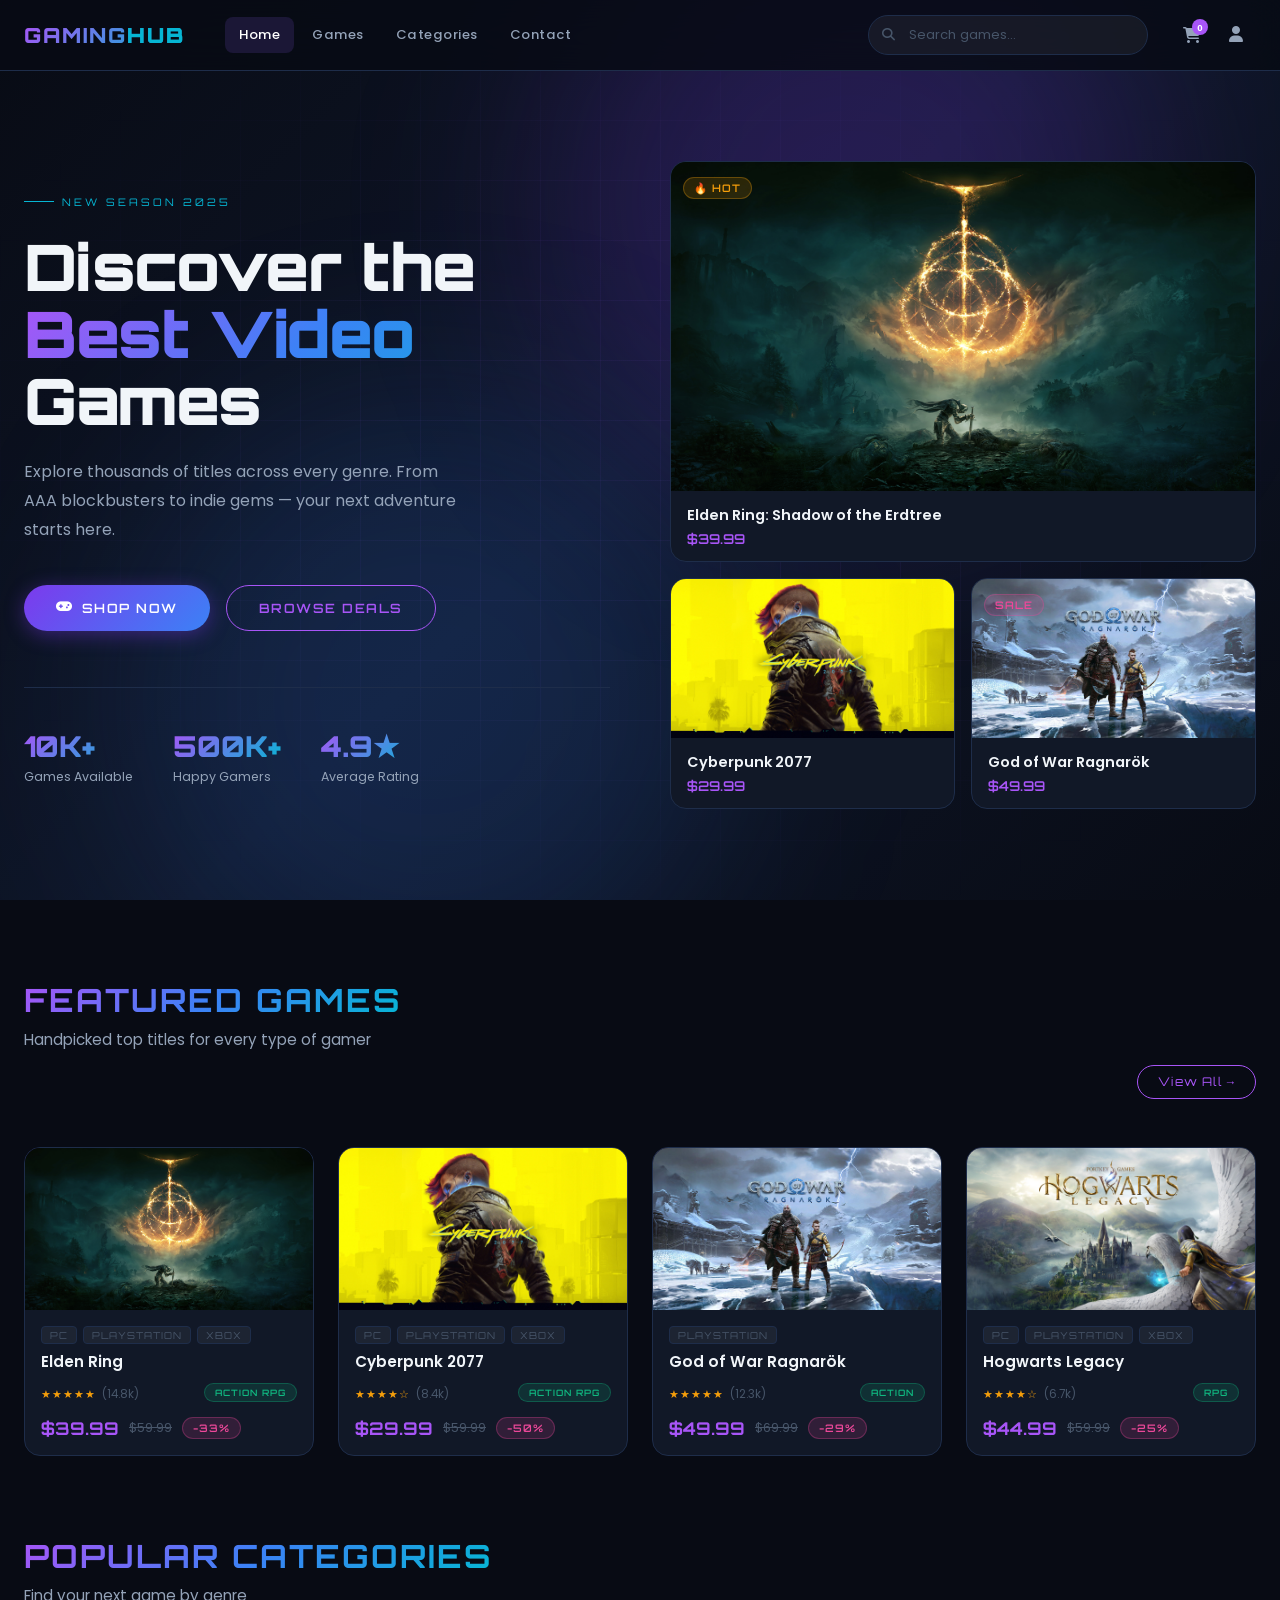
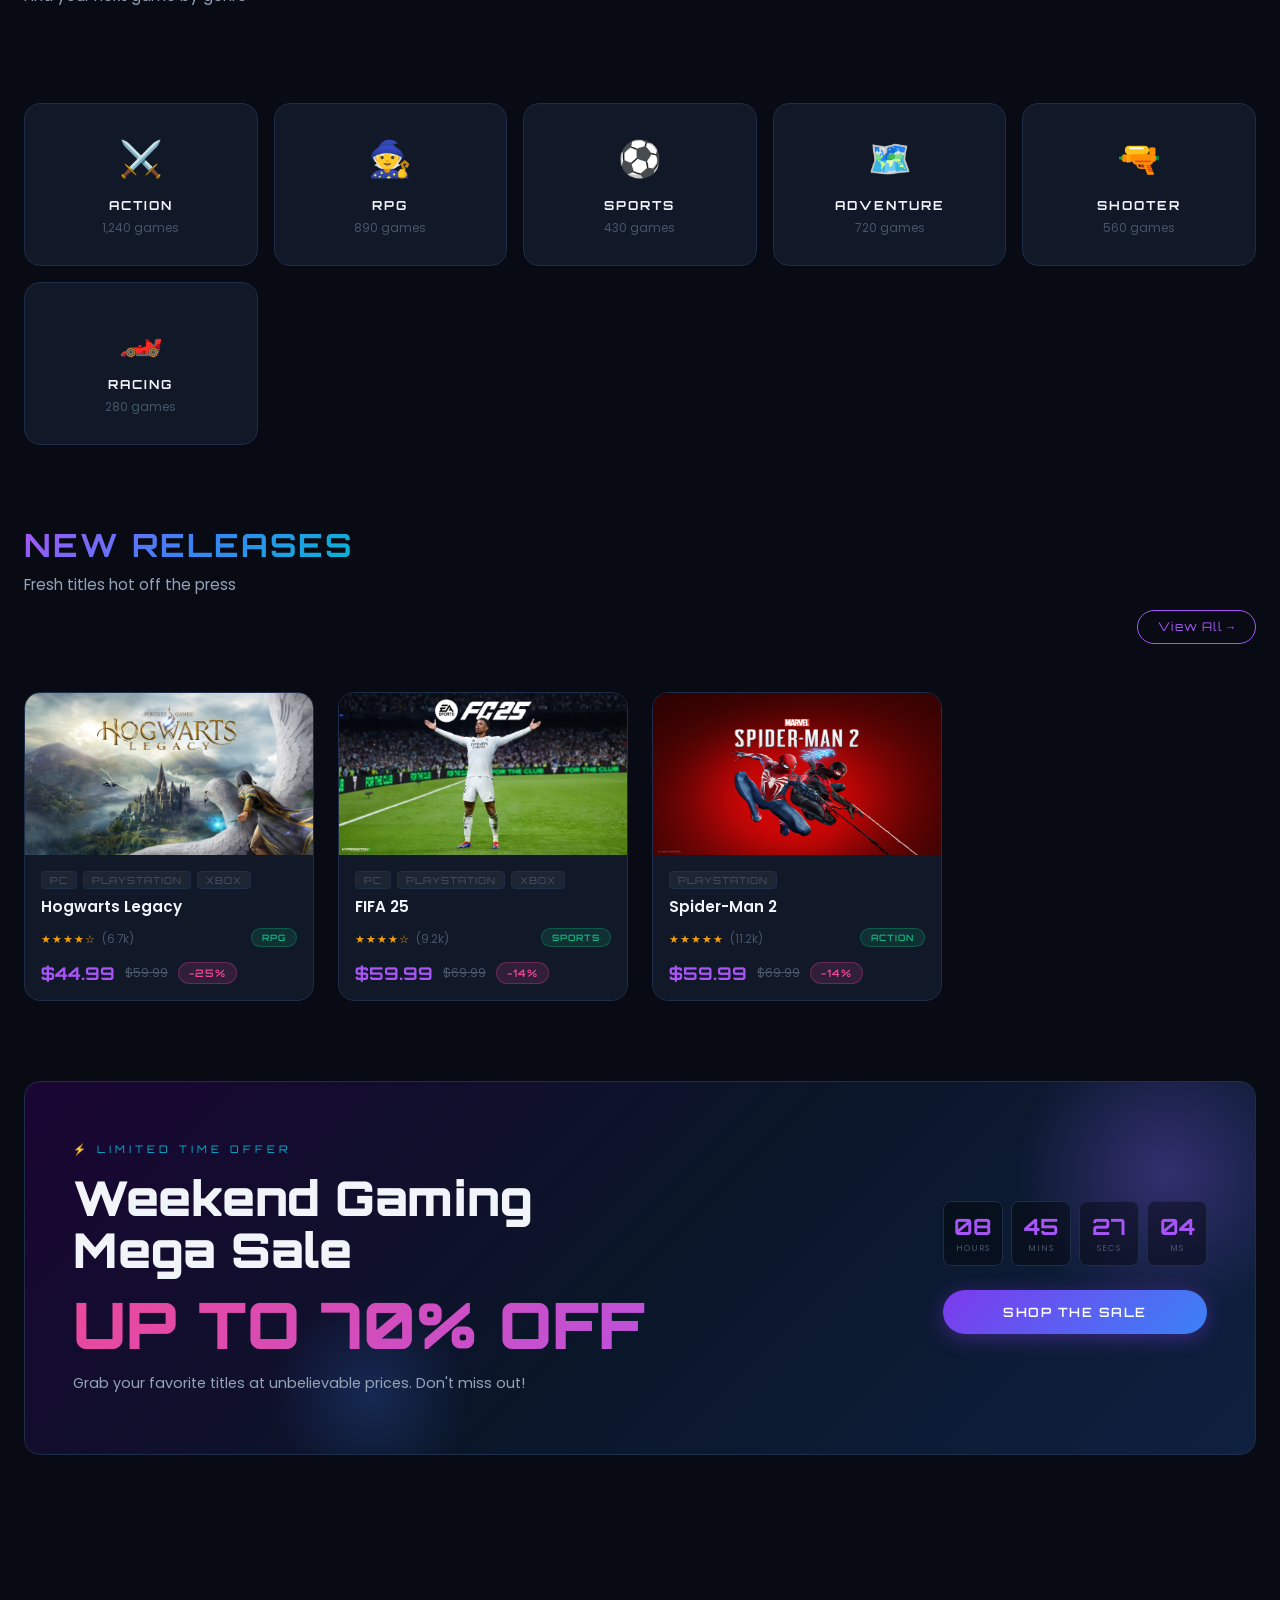
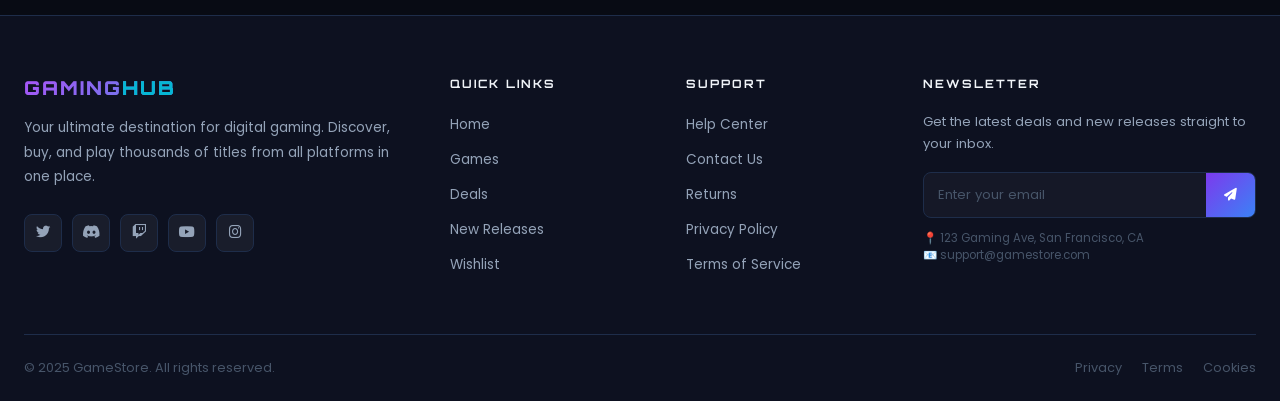
<file: index.html>
<!doctype html>
<html lang="en">
  <head>
    <meta charset="UTF-8" />
    <meta name="viewport" content="width=device-width, initial-scale=1.0" />
    <title>GamingHub — Next Level Gaming</title>
    <link
      href="https://fonts.googleapis.com/css2?family=Orbitron:wght@400;600;700;900&family=Poppins:wght@300;400;500;600&display=swap"
      rel="stylesheet"
    />
    <link rel="stylesheet" href="https://cdnjs.cloudflare.com/ajax/libs/font-awesome/6.5.0/css/all.min.css">
    <link rel="stylesheet" href="/assets/css/style.css" />
  </head>
  <body>
    <!-- ===== NAVBAR ===== -->
    <nav class="navbar" id="navbar">
      <div class="navbar-inner">
        <div class="logo" onclick="showPage('home')">
          GAMING<span>HUB</span>
        </div>

        <ul class="nav-links" id="navLinks">
          <li>
            <a onclick="showPage('home')" class="active" data-page="home"
              >Home</a
            >
          </li>
          <li><a onclick="showPage('games')" data-page="games">Games</a></li>
          <li>
            <a onclick="showPage('categories')" data-page="categories">Categories</a>
          </li>
          <li><a href="/contact.html" onclick="showPage('contact')" data-page="contact">Contact</a></li>
        </ul>

        <div class="nav-search">
          <i class="fas fa-search"></i>
          <input type="text" placeholder="Search games..." />
        </div>

        <div class="nav-actions">
          <button class="nav-btn" onclick="showPage('cart')" title="Cart">
            <i class="fas fa-shopping-cart"></i>
            <span class="cart-count" id="cartCount">0</span>
          </button>
          <button class="nav-btn" title="Login">
            <a style="color: inherit;" href="/login.html">
              <i class="fas fa-user"></i>
            </a>
          </button>
          <button class="hamburger" id="hamburger" onclick="toggleMenu()">
            <span></span><span></span><span></span>
          </button>
        </div>
      </div>
    </nav>

    <!-- ===== TOAST ===== -->
    <div class="toast" id="toast">
      <i class="fas fa-check-circle toast-icon"></i>
      <div class="toast-msg">
        <strong>Added to Cart!</strong>
        <span id="toastGame">Game added successfully</span>
      </div>
    </div>

    <!-- ============================= HOME PAGE ============================= -->
    <div class="page active" id="page-home">
      <!-- HERO -->
      <section class="hero">
        <div class="hero-bg"></div>
        <div class="hero-grid"></div>
        <div class="hero-glow hero-glow-1"></div>
        <div class="hero-glow hero-glow-2"></div>

        <div class="hero-inner">
          <div class="hero-content">
            <div class="hero-tag">New Season 2025</div>
            <h1 class="hero-title">
              Discover the<br />
              <span class="line2">Best Video</span>
              Games
            </h1>
            <p class="hero-desc">
              Explore thousands of titles across every genre. From AAA
              blockbusters to indie gems — your next adventure starts here.
            </p>
            <div class="hero-actions">
              <button class="btn btn-primary" onclick="showPage('games')">
                <i class="fas fa-gamepad"></i> Shop Now
              </button>
              <button class="btn btn-outline" onclick="showPage('games')">
                Browse Deals
              </button>
            </div>
            <div class="hero-stats">
              <div>
                <div class="stat-num">10K+</div>
                <div class="stat-label">Games Available</div>
              </div>
              <div>
                <div class="stat-num">500K+</div>
                <div class="stat-label">Happy Gamers</div>
              </div>
              <div>
                <div class="stat-num">4.9★</div>
                <div class="stat-label">Average Rating</div>
              </div>
            </div>
          </div>

          <div class="hero-visual">
            <div class="hero-card featured" onclick="showDetail('Elden Ring')">
              <div class="hero-card-img">
                <img src="/assets/images/elden_ring.jpg" alt="elden_ring">
              </div>
              <div class="float-badge">
                <span class="badge badge-hot">🔥 Hot</span>
              </div>
              <div class="hero-card-body">
                <div class="hero-card-title">
                  Elden Ring: Shadow of the Erdtree
                </div>
                <div class="hero-card-price">$39.99</div>
              </div>
            </div>
            <div class="hero-card" onclick="showDetail('Cyberpunk 2077')">
              <div class="hero-card-img">
                <img src="/assets/images/cyperpunk2077.jpeg" alt="cyberpunk">
              </div>
              <div class="hero-card-body">
                <div class="hero-card-title">Cyberpunk 2077</div>
                <div class="hero-card-price">$29.99</div>
              </div>
            </div>
            <div class="hero-card" onclick="showDetail('God of War')">
              <div class="hero-card-img">
                <img src="/assets/images/god_of_war_ragnarök.jpg" alt="God of War Ragnarök">
              </div>
              <div class="float-badge">
                <span class="badge badge-sale">SALE</span>
              </div>
              <div class="hero-card-body">
                <div class="hero-card-title">God of War Ragnarök</div>
                <div class="hero-card-price">$49.99</div>
              </div>
            </div>
          </div>
        </div>
      </section>

      <!-- FEATURED GAMES -->
      <section class="section">
        <div class="container">
          <div class="section-header">
            <div>
              <h2 class="section-title gradient-text">Featured Games</h2>
              <p class="section-subtitle">
                Handpicked top titles for every type of gamer
              </p>
            </div>
            <a class="view-all" onclick="showPage('games')">View All →</a>
          </div>
          <div class="games-grid" id="featuredGrid"></div>
        </div>
      </section>

      <!-- CATEGORIES -->
      <section class="section" style="padding-top: 0">
        <div class="container">
          <div class="section-header">
            <div>
              <h2 class="section-title gradient-text">Popular Categories</h2>
              <p class="section-subtitle">Find your next game by genre</p>
            </div>
          </div>
          <div class="categories-grid">
            <div class="cat-card" data-color="purple">
              <span class="cat-icon">⚔️</span>
              <div class="cat-name">Action</div>
              <div class="cat-count">1,240 games</div>
            </div>
            <div class="cat-card" data-color="blue">
              <span class="cat-icon">🧙</span>
              <div class="cat-name">RPG</div>
              <div class="cat-count">890 games</div>
            </div>
            <div class="cat-card" data-color="green">
              <span class="cat-icon">⚽</span>
              <div class="cat-name">Sports</div>
              <div class="cat-count">430 games</div>
            </div>
            <div class="cat-card" data-color="cyan">
              <span class="cat-icon">🗺️</span>
              <div class="cat-name">Adventure</div>
              <div class="cat-count">720 games</div>
            </div>
            <div class="cat-card" data-color="pink">
              <span class="cat-icon">🔫</span>
              <div class="cat-name">Shooter</div>
              <div class="cat-count">560 games</div>
            </div>
            <div class="cat-card" data-color="amber">
              <span class="cat-icon">🏎️</span>
              <div class="cat-name">Racing</div>
              <div class="cat-count">280 games</div>
            </div>
          </div>
        </div>
      </section>

      <!-- NEW RELEASES -->
      <section class="section" style="padding-top: 0">
        <div class="container">
          <div class="section-header">
            <div>
              <h2 class="section-title gradient-text">New Releases</h2>
              <p class="section-subtitle">Fresh titles hot off the press</p>
            </div>
            <a class="view-all" onclick="showPage('games')">View All →</a>
          </div>
          <div class="games-grid" id="newReleasesGrid"></div>
        </div>
      </section>

      <!-- OFFER BANNER -->
      <section class="section" style="padding-top: 0">
        <div class="container">
          <div class="offer-banner">
            <div class="offer-content">
              <div class="offer-label">⚡ Limited Time Offer</div>
              <h2 class="offer-title">Weekend Gaming<br />Mega Sale</h2>
              <div class="offer-discount">UP TO 70% OFF</div>
              <p class="offer-desc">
                Grab your favorite titles at unbelievable prices. Don't miss
                out!
              </p>
            </div>
            <div class="offer-action">
              <div class="offer-timer">
                <div class="timer-unit">
                  <span class="timer-num" id="tHours">08</span>
                  <div class="timer-label">Hours</div>
                </div>
                <div class="timer-unit">
                  <span class="timer-num" id="tMins">45</span>
                  <div class="timer-label">Mins</div>
                </div>
                <div class="timer-unit">
                  <span class="timer-num" id="tSecs">30</span>
                  <div class="timer-label">Secs</div>
                </div>
                <div class="timer-unit">
                  <span class="timer-num" id="tMs">00</span>
                  <div class="timer-label">Ms</div>
                </div>
              </div>
              <button
                class="btn btn-primary"
                onclick="showPage('games')"
                style="width: 100%; justify-content: center"
              >
                Shop the Sale
              </button>
            </div>
          </div>
        </div>
      </section>
    </div>

    <!-- ============================= GAMES PAGE ============================= -->
    <div class="page" id="page-games">
      <div class="page-header">
        <div class="container">
          <h1>All <span class="gradient-text">Games</span></h1>
          <p>Browse our complete collection of games</p>
        </div>
      </div>
      <div class="section">
        <div class="container">
          <div class="filter-bar">
            <button
              class="filter-chip active"
              onclick="filterGames('all', this)"
            >
              All
            </button>
            <button class="filter-chip" onclick="filterGames('Action', this)">
              ⚔️ Action
            </button>
            <button class="filter-chip" onclick="filterGames('RPG', this)">
              🧙 RPG
            </button>
            <button class="filter-chip" onclick="filterGames('Sports', this)">
              ⚽ Sports
            </button>
            <button
              class="filter-chip"
              onclick="filterGames('Adventure', this)"
            >
              🗺️ Adventure
            </button>
            <button class="filter-chip" onclick="filterGames('Shooter', this)">
              🔫 Shooter
            </button>
            <select class="filter-sort" onchange="sortGames(this.value)">
              <option value="">Sort By</option>
              <option value="price-asc">Price: Low to High</option>
              <option value="price-desc">Price: High to Low</option>
              <option value="rating">Top Rated</option>
              <option value="new">Newest</option>
            </select>
          </div>
          <div class="games-grid" id="allGamesGrid"></div>
        </div>
      </div>
    </div>


    <!-- =============================  PAGE ============================= -->
    <div class="page" id="page-categories">
      <div class="page-header">
        <div class="container">
        <div class="section-header">
            <div>
              <h2 class="section-title gradient-text">Popular Categories</h2>
              <p class="section-subtitle">Find your next game by genre</p>
            </div>
          </div>
          <div class="categories-grid">
            <div class="cat-card" data-color="purple">
              <span class="cat-icon">⚔️</span>
              <div class="cat-name">Action</div>
              <div class="cat-count">1,240 games</div>
            </div>
            <div class="cat-card" data-color="blue">
              <span class="cat-icon">🧙</span>
              <div class="cat-name">RPG</div>
              <div class="cat-count">890 games</div>
            </div>
            <div class="cat-card" data-color="green">
              <span class="cat-icon">⚽</span>
              <div class="cat-name">Sports</div>
              <div class="cat-count">430 games</div>
            </div>
            <div class="cat-card" data-color="cyan">
              <span class="cat-icon">🗺️</span>
              <div class="cat-name">Adventure</div>
              <div class="cat-count">720 games</div>
            </div>
            <div class="cat-card" data-color="pink">
              <span class="cat-icon">🔫</span>
              <div class="cat-name">Shooter</div>
              <div class="cat-count">560 games</div>
            </div>
            <div class="cat-card" data-color="amber">
              <span class="cat-icon">🏎️</span>
              <div class="cat-name">Racing</div>
              <div class="cat-count">280 games</div>
            </div>
          </div>
        </div>
      </div>
      
    </div>

    <!-- ============================= PRODUCT DETAIL PAGE ============================= -->
    <div class="page" id="page-detail">
      <div class="section" style="padding-top: 110px">
        <div class="container">
          <div style="margin-bottom: 20px">
            <a
              onclick="history.back()"
              style="
                color: var(--text-secondary);
                cursor: pointer;
                font-size: 0.85rem;
                text-decoration: none;
              "
              href="/index.html"
            >
              ← Back
            </a>
          </div>
          <div class="detail-grid">
            <div>
              <div class="detail-img-wrap" id="detailImg">🎮</div>
              <div
                style="
                  display: grid;
                  grid-template-columns: repeat(4, 1fr);
                  gap: 10px;
                  margin-top: 12px;
                "
              >
                <div
                  style="
                    background: var(--bg-card);
                    border: 1px solid var(--border);
                    border-radius: var(--radius-sm);
                    height: 70px;
                    display: flex;
                    align-items: center;
                    justify-content: center;
                    cursor: pointer;
                    font-size: 1.4rem;
                    transition: var(--transition);
                  "
                  onmouseover="this.style.borderColor = 'var(--neon-purple)'"
                  onmouseout="this.style.borderColor = 'var(--border)'"
                  id="thumb1"
                >
                  🎮
                </div>
                <div
                  style="
                    background: var(--bg-card);
                    border: 1px solid var(--border);
                    border-radius: var(--radius-sm);
                    height: 70px;
                    display: flex;
                    align-items: center;
                    justify-content: center;
                    cursor: pointer;
                    font-size: 1.4rem;
                    transition: var(--transition);
                  "
                  onmouseover="this.style.borderColor = 'var(--neon-purple)'"
                  onmouseout="this.style.borderColor = 'var(--border)'"
                  id="thumb2"
                >
                  🌟
                </div>
                <div
                  style="
                    background: var(--bg-card);
                    border: 1px solid var(--border);
                    border-radius: var(--radius-sm);
                    height: 70px;
                    display: flex;
                    align-items: center;
                    justify-content: center;
                    cursor: pointer;
                    font-size: 1.4rem;
                    transition: var(--transition);
                  "
                  onmouseover="this.style.borderColor = 'var(--neon-purple)'"
                  onmouseout="this.style.borderColor = 'var(--border)'"
                  id="thumb3"
                >
                  ⚡
                </div>
                <div
                  style="
                    background: var(--bg-card);
                    border: 1px solid var(--border);
                    border-radius: var(--radius-sm);
                    height: 70px;
                    display: flex;
                    align-items: center;
                    justify-content: center;
                    cursor: pointer;
                    font-size: 1.4rem;
                    transition: var(--transition);
                  "
                  onmouseover="this.style.borderColor = 'var(--neon-purple)'"
                  onmouseout="this.style.borderColor = 'var(--border)'"
                  id="thumb4"
                >
                  🏆
                </div>
              </div>
            </div>
            <div>
              <div class="detail-tag" id="detailGenre">ACTION RPG</div>
              <h1 class="detail-title" id="detailTitle">Game Title</h1>
              <div class="detail-rating">
                <div class="detail-stars" id="detailStars">★★★★★</div>
                <span class="detail-reviews" id="detailReviews"
                  >(2,841 reviews)</span
                >
              </div>
              <div class="detail-price-row">
                <div class="detail-price" id="detailPrice">$59.99</div>
                <div class="detail-original" id="detailOrig">$79.99</div>
                <div class="detail-save" id="detailSave">Save 25%</div>
              </div>
              <p class="detail-desc" id="detailDesc">
                An epic adventure awaits.
              </p>
              <div class="platforms-row">
                <span>Platforms:</span>
                <div class="platform-chip active">PC</div>
                <div class="platform-chip">PlayStation</div>
                <div class="platform-chip">Xbox</div>
              </div>
              <div class="detail-actions">
                <button
                  class="btn btn-primary"
                  id="detailAddCart"
                  onclick="addToCartFromDetail()"
                >
                  <i class="fas fa-shopping-cart"></i> Add to Cart
                </button>
                <button class="btn btn-outline">
                  <i class="fas fa-heart"></i> Wishlist
                </button>
              </div>
              <div
                style="
                  margin-top: 32px;
                  padding-top: 24px;
                  border-top: 1px solid var(--border);
                "
              >
                <div
                  style="
                    display: grid;
                    grid-template-columns: 1fr 1fr;
                    gap: 16px;
                  "
                >
                  <div
                    style="
                      background: var(--bg-card);
                      border: 1px solid var(--border);
                      border-radius: var(--radius-sm);
                      padding: 14px;
                      display: flex;
                      align-items: center;
                      gap: 10px;
                    "
                  >
                    <span style="font-size: 1.2rem">🚀</span>
                    <div>
                      <div
                        style="
                          font-size: 0.72rem;
                          font-family: &quot;Orbitron&quot;, monospace;
                          letter-spacing: 1px;
                          color: var(--text-muted);
                        "
                      >
                        DELIVERY
                      </div>
                      <div style="font-size: 0.82rem; font-weight: 600">
                        Instant Digital
                      </div>
                    </div>
                  </div>
                  <div
                    style="
                      background: var(--bg-card);
                      border: 1px solid var(--border);
                      border-radius: var(--radius-sm);
                      padding: 14px;
                      display: flex;
                      align-items: center;
                      gap: 10px;
                    "
                  >
                    <span style="font-size: 1.2rem">🔄</span>
                    <div>
                      <div
                        style="
                          font-size: 0.72rem;
                          font-family: &quot;Orbitron&quot;, monospace;
                          letter-spacing: 1px;
                          color: var(--text-muted);
                        "
                      >
                        RETURNS
                      </div>
                      <div style="font-size: 0.82rem; font-weight: 600">
                        14-Day Policy
                      </div>
                    </div>
                  </div>
                </div>
              </div>
            </div>
          </div>

          <!-- Related Games -->
          <div
            style="
              margin-top: 60px;
              padding-top: 60px;
              border-top: 1px solid var(--border);
            "
          >
            <div class="section-header">
              <div>
                <h2 class="section-title gradient-text">Related Games</h2>
                <p class="section-subtitle">You might also like</p>
              </div>
            </div>
            <div class="games-grid" id="relatedGrid"></div>
          </div>
        </div>
      </div>
    </div>

    <!-- ============================= CART PAGE ============================= -->
    <div class="page" id="page-cart">
      <div class="page-header">
        <div class="container">
          <h1>Shopping <span class="gradient-text">Cart</span></h1>
          <p>Review your selected games before checkout</p>
        </div>
      </div>
      <div class="section">
        <div class="container">
          <div class="cart-layout">
            <div>
              <div id="cartItems"></div>
            </div>
            <div class="cart-summary">
              <h3>Order Summary</h3>
              <div class="summary-row">
                <span>Subtotal</span><span id="summarySubtotal">$0.00</span>
              </div>
              <div class="summary-row">
                <span>Discount</span
                ><span style="color: var(--neon-green)">-$0.00</span>
              </div>
              <div class="summary-row">
                <span>Tax (8%)</span><span id="summaryTax">$0.00</span>
              </div>
              <div class="summary-row total">
                <span>Total</span
                ><span class="amount" id="summaryTotal">$0.00</span>
              </div>
              <div class="promo-input">
                <input type="text" placeholder="Promo code" />
                <button class="promo-apply">Apply</button>
              </div>
              <button class="checkout-btn">
                <i class="fas fa-lock" style="margin-right: 8px"></i> Secure
                Checkout
              </button>
              <div
                style="
                  display: flex;
                  align-items: center;
                  justify-content: center;
                  gap: 8px;
                  margin-top: 14px;
                "
              >
                <span style="font-size: 1.1rem">💳</span>
                <span style="font-size: 1.1rem">🔒</span>
                <span style="font-size: 0.7rem; color: var(--text-muted)"
                  >Secured by SSL encryption</span
                >
              </div>
            </div>
          </div>
        </div>
      </div>
    </div>

    <!-- ===== FOOTER ===== -->
    <footer>
      <div class="container">
        <div class="footer-grid">
          <div class="footer-brand">
            <div class="logo">GAMING<span>HUB</span></div>
            <p class="footer-desc">
              Your ultimate destination for digital gaming. Discover, buy, and
              play thousands of titles from all platforms in one place.
            </p>
            <div class="footer-socials">
              <a class="social-btn" href="#"><i class="fab fa-twitter"></i></a>
              <a class="social-btn" href="#"><i class="fab fa-discord"></i></a>
              <a class="social-btn" href="#"><i class="fab fa-twitch"></i></a>
              <a class="social-btn" href="#"><i class="fab fa-youtube"></i></a>
              <a class="social-btn" href="#"
                ><i class="fab fa-instagram"></i
              ></a>
            </div>
          </div>
          <div class="footer-col">
            <h4>Quick Links</h4>
            <ul class="footer-links">
              <li><a onclick="showPage('home')">Home</a></li>
              <li><a onclick="showPage('games')">Games</a></li>
              <li><a onclick="showPage('games')">Deals</a></li>
              <li><a>New Releases</a></li>
              <li><a>Wishlist</a></li>
            </ul>
          </div>
          <div class="footer-col">
            <h4>Support</h4>
            <ul class="footer-links">
              <li><a>Help Center</a></li>
              <li><a>Contact Us</a></li>
              <li><a>Returns</a></li>
              <li><a>Privacy Policy</a></li>
              <li><a>Terms of Service</a></li>
            </ul>
          </div>
          <div class="footer-col">
            <h4>Newsletter</h4>
            <p
              style="
                color: var(--text-secondary);
                font-size: 0.82rem;
                line-height: 1.7;
                margin-bottom: 16px;
              "
            >
              Get the latest deals and new releases straight to your inbox.
            </p>
            <div class="newsletter-input">
              <input type="email" placeholder="Enter your email" />
              <button class="newsletter-submit">
                <i class="fas fa-paper-plane"></i>
              </button>
            </div>
            <p
              style="
                margin-top: 12px;
                font-size: 0.72rem;
                color: var(--text-muted);
              "
            >
              📍 123 Gaming Ave, San Francisco, CA<br />📧 support@gamestore.com
            </p>
          </div>
        </div>
        <div class="footer-bottom">
          <div class="footer-copy">© 2025 GameStore. All rights reserved.</div>
          <div class="footer-legal">
            <a href="#">Privacy</a>
            <a href="#">Terms</a>
            <a href="#">Cookies</a>
          </div>
        </div>
      </div>
    </footer>

    <script src="/assets/js/main.js"></script>
  </body>
</html>
</file>
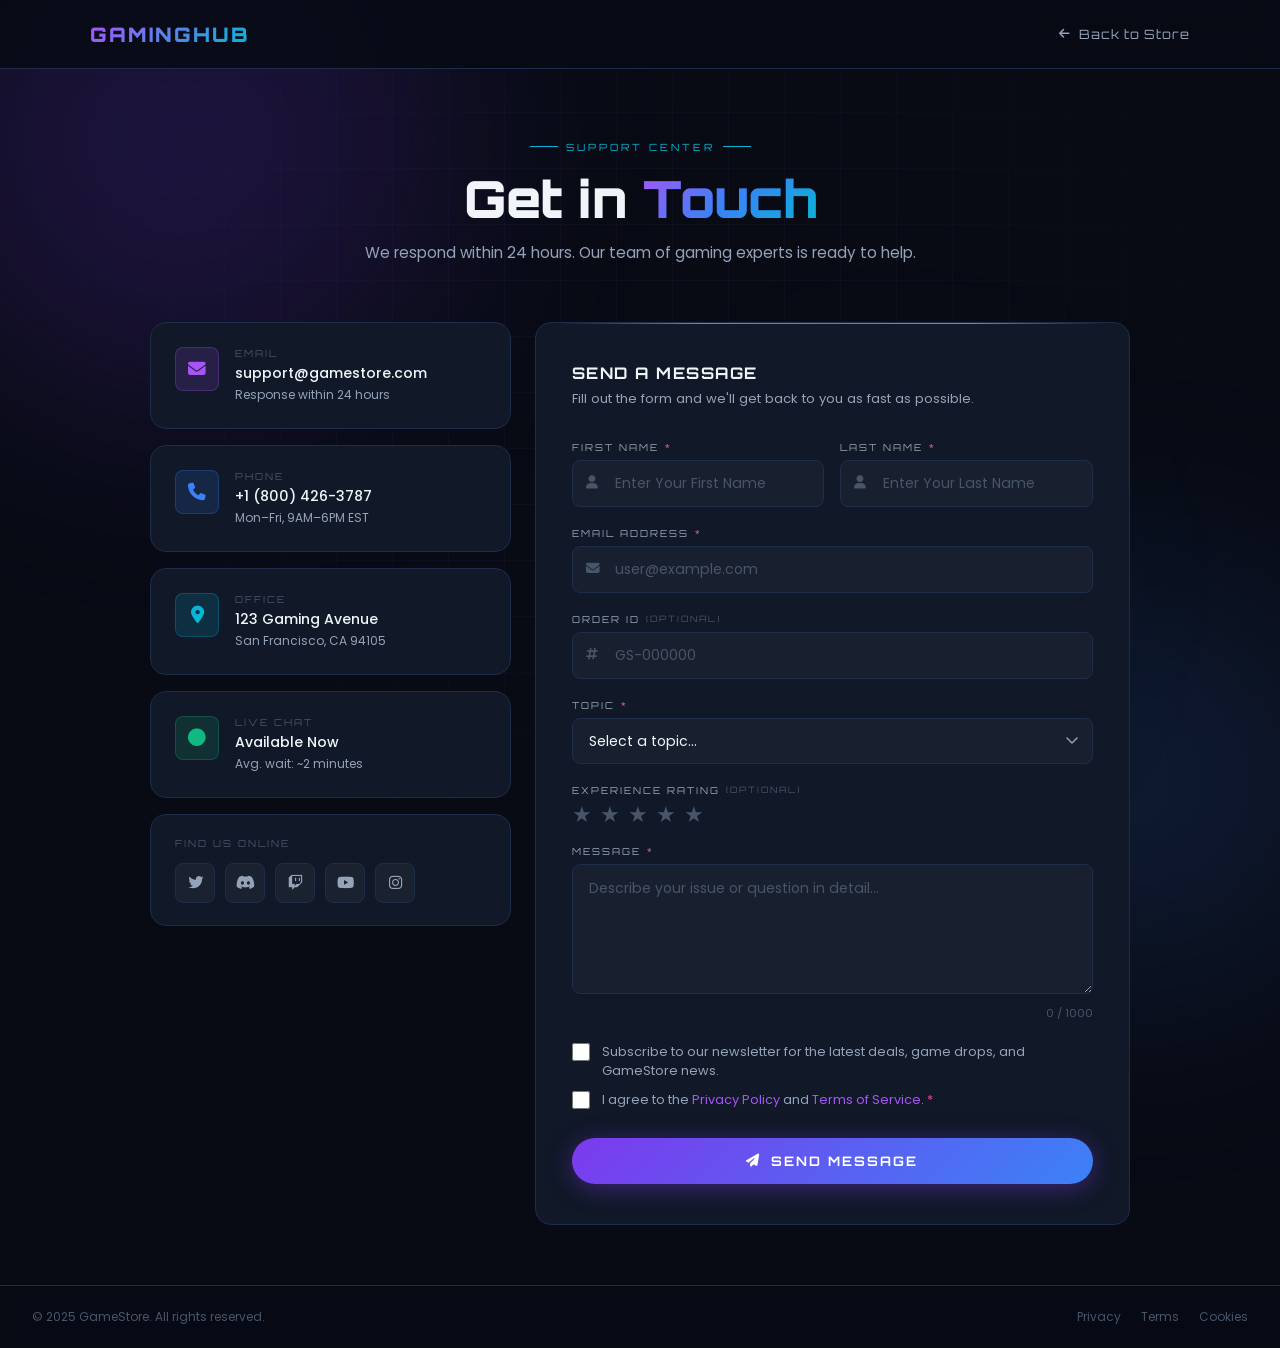
<file: contact.html>
<!doctype html>
<html lang="en">
  <head>
    <meta charset="UTF-8" />
    <meta name="viewport" content="width=device-width, initial-scale=1.0" />
    <title>Contact Us — GamingHub</title>
    <link
      href="https://fonts.googleapis.com/css2?family=Orbitron:wght@400;600;700;900&family=Poppins:wght@300;400;500;600&display=swap"
      rel="stylesheet"
    />
    <link
      rel="stylesheet"
      href="https://cdnjs.cloudflare.com/ajax/libs/font-awesome/6.5.0/css/all.min.css"
    />
    <link rel="stylesheet" href="assets/css/contact_style.css" />
  </head>
  <body>
    <!-- BG -->
    <div class="bg-layer">
      <div class="bg-grid"></div>
      <div class="bg-orb bg-orb-1"></div>
      <div class="bg-orb bg-orb-2"></div>
      <div class="bg-orb bg-orb-3"></div>
    </div>

    <!-- NAVBAR -->
    <nav class="navbar">
      <div class="navbar-inner">
        <div class="logo">
            <a href="/index.html">
                GAMING<span>HUB</span>
            </a>
        </div>
        <a class="nav-back" href="/index.html">
          <i class="fas fa-arrow-left"></i> Back to Store
        </a>
      </div>
    </nav>

    <!-- MAIN -->
    <main>
      <div class="contact-wrapper">
        <!-- PAGE HEADER -->
        <div class="page-header">
          <div class="page-tag">Support Center</div>
          <h1 class="page-title">Get in <span class="accent">Touch</span></h1>
          <p class="page-subtitle">
            We respond within 24 hours. Our team of gaming experts is ready to
            help.
          </p>
        </div>

        <!-- GRID -->
        <div class="contact-grid">
          <!-- INFO PANEL -->
          <div class="info-panel">
            <div class="info-card" data-color="purple">
              <div class="info-card-inner">
                <div class="info-icon purple">
                  <i class="fas fa-envelope"></i>
                </div>
                <div>
                  <div class="info-text-label">Email</div>
                  <div class="info-text-value">support@gamestore.com</div>
                  <div class="info-text-sub">Response within 24 hours</div>
                </div>
              </div>
            </div>

            <div class="info-card" data-color="blue">
              <div class="info-card-inner">
                <div class="info-icon blue"><i class="fas fa-phone"></i></div>
                <div>
                  <div class="info-text-label">Phone</div>
                  <div class="info-text-value">+1 (800) 426-3787</div>
                  <div class="info-text-sub">Mon–Fri, 9AM–6PM EST</div>
                </div>
              </div>
            </div>

            <div class="info-card" data-color="cyan">
              <div class="info-card-inner">
                <div class="info-icon cyan">
                  <i class="fas fa-location-dot"></i>
                </div>
                <div>
                  <div class="info-text-label">Office</div>
                  <div class="info-text-value">123 Gaming Avenue</div>
                  <div class="info-text-sub">San Francisco, CA 94105</div>
                </div>
              </div>
            </div>

            <div class="info-card" data-color="green">
              <div class="info-card-inner">
                <div class="info-icon green"><i class="fas fa-circle"></i></div>
                <div>
                  <div class="info-text-label">Live Chat</div>
                  <div class="info-text-value">Available Now</div>
                  <div class="info-text-sub">Avg. wait: ~2 minutes</div>
                </div>
              </div>
            </div>

            <div class="social-card">
              <div class="social-card-label">Find us online</div>
              <div class="social-row">
                <a class="social-btn twitter" href="#" title="Twitter"
                  ><i class="fab fa-twitter"></i
                ></a>
                <a class="social-btn discord" href="#" title="Discord"
                  ><i class="fab fa-discord"></i
                ></a>
                <a class="social-btn twitch" href="#" title="Twitch"
                  ><i class="fab fa-twitch"></i
                ></a>
                <a class="social-btn youtube" href="#" title="YouTube"
                  ><i class="fab fa-youtube"></i
                ></a>
                <a class="social-btn instagram" href="#" title="Instagram"
                  ><i class="fab fa-instagram"></i
                ></a>
              </div>
            </div>
          </div>
          <!-- /info-panel -->

          <!-- FORM CARD -->
          <div class="form-card">
            <!-- Success State (hidden by default) -->
            <div class="success-overlay" id="successOverlay">
              <div class="success-icon">✅</div>
              <div class="success-title">Message Sent!</div>
              <p class="success-msg">
                Thanks for reaching out, gamer.<br />Our team will get back to
                you within 24 hours.
              </p>
              <button class="btn-reset" onclick="resetForm()">
                Send Another Message
              </button>
            </div>

            <!-- Form -->
            <div id="formContent">
              <div class="form-card-title">Send a Message</div>
              <p class="form-card-sub">
                Fill out the form and we'll get back to you as fast as possible.
              </p>

              <div class="form-row">
                <!-- First Name -->
                <div class="field" id="field-fname">
                  <label>First Name <span class="req">*</span></label>
                  <div class="field-icon-wrap">
                    <input
                      type="text"
                      id="fname"
                      placeholder="Enter Your First Name"
                      autocomplete="given-name"
                    />
                    <i class="fas fa-user"></i>
                  </div>
                  <span class="error-msg"
                    ><i class="fas fa-circle-exclamation"></i> Required
                    field</span
                  >
                </div>
                <!-- Last Name -->
                <div class="field" id="field-lname">
                  <label>Last Name <span class="req">*</span></label>
                  <div class="field-icon-wrap">
                    <input
                      type="text"
                      id="lname"
                      placeholder="Enter Your Last Name"
                      autocomplete="family-name"
                    />
                    <i class="fas fa-user"></i>
                  </div>
                  <span class="error-msg"
                    ><i class="fas fa-circle-exclamation"></i> Required
                    field</span
                  >
                </div>
              </div>

              <!-- Email -->
              <div class="field" id="field-email">
                <label>Email Address <span class="req">*</span></label>
                <div class="field-icon-wrap">
                  <input
                    type="email"
                    id="email"
                    placeholder="user@example.com"
                    autocomplete="email"
                  />
                  <i class="fas fa-envelope"></i>
                </div>
                <span class="error-msg"
                  ><i class="fas fa-circle-exclamation"></i> Enter a valid email
                  address</span
                >
              </div>

              <!-- Order ID -->
              <div class="field" id="field-order">
                <label
                  >Order ID
                  <span style="color: var(--text-muted); font-size: 0.55rem"
                    >(optional)</span
                  ></label
                >
                <div class="field-icon-wrap">
                  <input type="text" id="order" placeholder="GS-000000" />
                  <i class="fas fa-hashtag"></i>
                </div>
              </div>

              <!-- Topic -->
              <div class="field" id="field-topic">
                <label>Topic <span class="req">*</span></label>
                <select id="topic">
                  <option value="" disabled selected>Select a topic…</option>
                  <option value="order">Order Issue</option>
                  <option value="refund">Refund / Return</option>
                  <option value="technical">Technical Support</option>
                  <option value="account">Account Help</option>
                  <option value="other">Other</option>
                </select>
                <span class="error-msg"
                  ><i class="fas fa-circle-exclamation"></i> Please select a
                  topic</span
                >
              </div>

              <!-- Rating -->
              <div class="field">
                <label
                  >Experience Rating
                  <span style="color: var(--text-muted); font-size: 0.55rem"
                    >(optional)</span
                  ></label
                >
                <div class="rating-row" id="ratingRow">
                  <span class="rating-star" data-val="1">★</span>
                  <span class="rating-star" data-val="2">★</span>
                  <span class="rating-star" data-val="3">★</span>
                  <span class="rating-star" data-val="4">★</span>
                  <span class="rating-star" data-val="5">★</span>
                </div>
              </div>

              <!-- Message -->
              <div class="field" id="field-message">
                <label>Message <span class="req">*</span></label>
                <textarea
                  id="message"
                  placeholder="Describe your issue or question in detail…"
                  maxlength="1000"
                ></textarea>
                <div class="field-footer">
                  <span class="char-count" id="charCount">0 / 1000</span>
                </div>
                <span class="error-msg"
                  ><i class="fas fa-circle-exclamation"></i> Message must be at
                  least 10 characters</span
                >
              </div>

              <!-- Newsletter checkbox -->
              <div class="checkbox-field">
                <input type="checkbox" id="newsletter" />
                <label for="newsletter">
                  Subscribe to our newsletter for the latest deals, game drops,
                  and GameStore news.
                </label>
              </div>

              <!-- Terms checkbox -->
              <div class="checkbox-field" style="margin-top: 10px">
                <input type="checkbox" id="terms" />
                <label for="terms">
                  I agree to the <a href="#">Privacy Policy</a> and
                  <a href="#">Terms of Service</a>.
                  <span class="req" style="color: var(--neon-pink)">*</span>
                </label>
              </div>
              <span class="error-msg" id="terms-error" style="margin-top: 4px"
                ><i class="fas fa-circle-exclamation"></i> You must accept the
                terms to continue</span
              >

              <!-- Submit -->
              <div class="submit-row">
                <button
                  class="btn-submit"
                  id="submitBtn"
                  onclick="handleSubmit()"
                >
                  <div class="spinner"></div>
                  <i class="fas fa-paper-plane btn-icon"></i>
                  <span>Send Message</span>
                </button>
              </div>
            </div>
            <!-- /formContent -->
          </div>
          <!-- /form-card -->
        </div>
        <!-- /contact-grid -->
      </div>
    </main>

    <!-- FOOTER -->
    <footer>
      <div class="footer-copy">© 2025 GameStore. All rights reserved.</div>
      <div class="footer-links">
        <a href="#">Privacy</a>
        <a href="#">Terms</a>
        <a href="#">Cookies</a>
      </div>
    </footer>
    <script src="assets/js/contact.js"></script>
  </body>
</html>
</file>
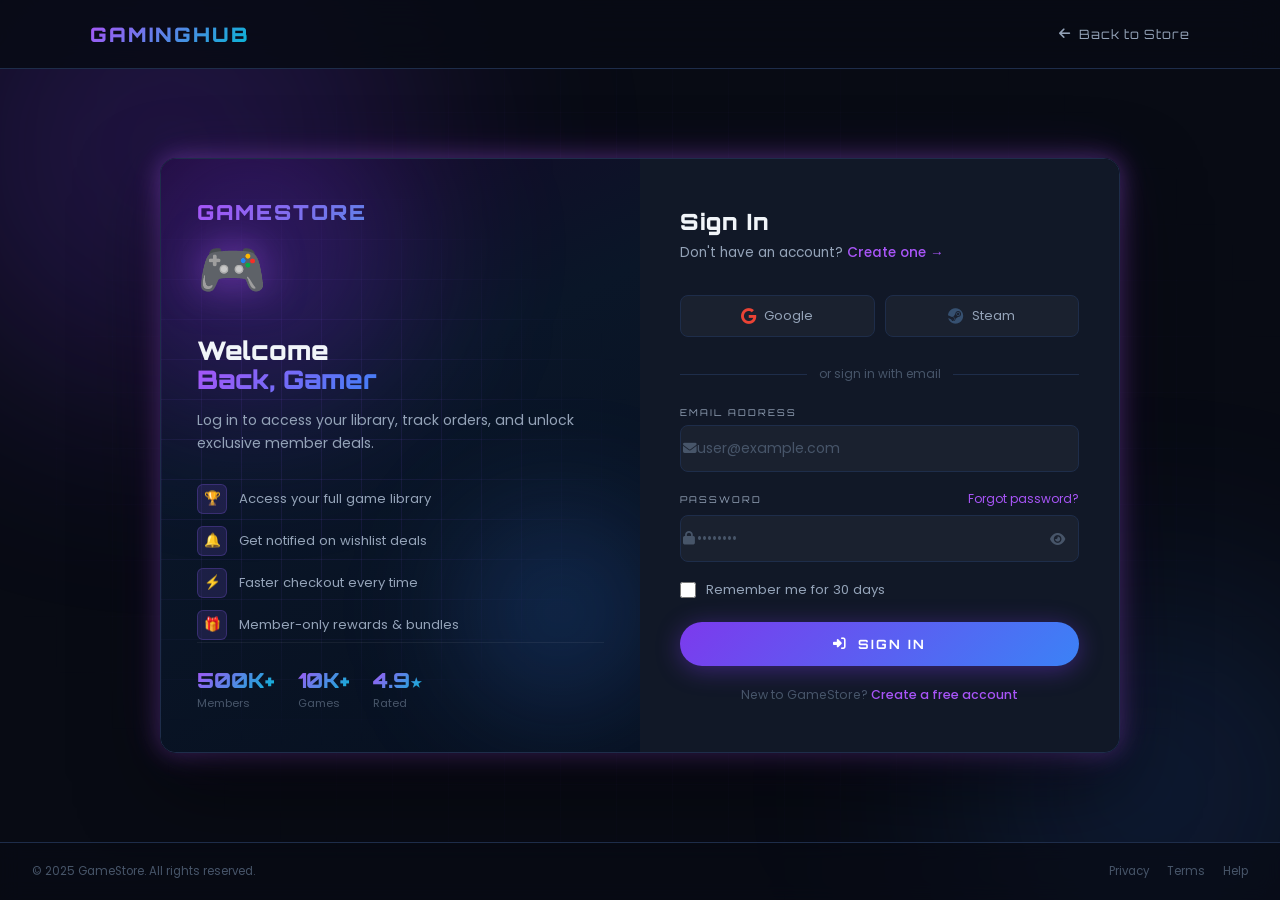
<file: login.html>
<!doctype html>
<html lang="en">
  <head>
    <meta charset="UTF-8" />
    <meta name="viewport" content="width=device-width, initial-scale=1.0" />
    <title>Login — GamingHub</title>
    <link
      href="https://fonts.googleapis.com/css2?family=Orbitron:wght@400;600;700;900&family=Poppins:wght@300;400;500;600&display=swap"
      rel="stylesheet"
    />
    <link
      rel="stylesheet"
      href="https://cdnjs.cloudflare.com/ajax/libs/font-awesome/6.5.0/css/all.min.css"
    />
    <link rel="stylesheet" href="/assets/css/login.css" />
  </head>
  <body>
    <div class="bg-layer">
      <div class="bg-grid"></div>
      <div class="bg-orb bg-orb-1"></div>
      <div class="bg-orb bg-orb-2"></div>
    </div>

    <nav class="navbar">
      <div class="navbar-inner">
        <a class="logo" href="/index.html">GAMING<span>HUB</span></a>
        <a class="nav-back" href="/index.html"
          ><i class="fas fa-arrow-left"></i> Back to Store</a
        >
      </div>
    </nav>

    <main>
      <div class="auth-wrapper">
        <!-- VISUAL SIDE -->
        <div class="auth-visual">
          <div class="visual-grid"></div>
          <div class="visual-glow-1"></div>
          <div class="visual-glow-2"></div>

          <div class="visual-top">
            <div class="visual-logo">GAMESTORE</div>
          </div>

          <div class="visual-mid">
            <div class="visual-icon">🎮</div>
            <h2 class="visual-title">
              Welcome<br />
              <span class="hl">Back, Gamer</span>
            </h2>
            <p class="visual-desc">
              Log in to access your library, track orders, and unlock exclusive
              member deals.
            </p>
            <div class="perks">
              <div class="perk">
                <div class="perk-icon">🏆</div>
                Access your full game library
              </div>
              <div class="perk">
                <div class="perk-icon">🔔</div>
                Get notified on wishlist deals
              </div>
              <div class="perk">
                <div class="perk-icon">⚡</div>
                Faster checkout every time
              </div>
              <div class="perk">
                <div class="perk-icon">🎁</div>
                Member-only rewards & bundles
              </div>
            </div>
          </div>

          <div class="visual-bottom">
            <div class="visual-stats">
              <div>
                <div class="vstat-num">500K+</div>
                <div class="vstat-label">Members</div>
              </div>
              <div>
                <div class="vstat-num">10K+</div>
                <div class="vstat-label">Games</div>
              </div>
              <div>
                <div class="vstat-num">4.9★</div>
                <div class="vstat-label">Rated</div>
              </div>
            </div>
          </div>
        </div>

        <!-- FORM SIDE -->
        <div class="auth-form-side">
          <!-- Success -->
          <div class="success-overlay" id="successOverlay">
            <div class="success-icon">✅</div>
            <div class="success-title">Logged In!</div>
            <p class="success-msg">
              Welcome back! Redirecting you<br />to your dashboard…
            </p>
            <a class="btn-store" href="/index.html">Go to Store</a>
          </div>

          <!-- Form -->
          <div id="formContent">
            <div class="form-header">
              <h1 class="form-title">Sign In</h1>
              <p class="form-subtitle">
                Don't have an account? <a href="signup.html">Create one →</a>
              </p>
            </div>

            <!-- OAuth -->
            <div class="oauth-row">
              <button class="oauth-btn">
                <i class="fab fa-google google-i"></i> Google
              </button>
              <button class="oauth-btn">
                <i class="fab fa-steam steam-i"></i> Steam
              </button>
            </div>
            <div class="divider">or sign in with email</div>

            <!-- Email -->
            <div class="field" id="field-email">
              <label>Email Address</label>
              <div class="field-icon-wrap">
                <input
                  type="email"
                  id="email"
                  placeholder="user@example.com"
                  autocomplete="email"
                />
                <i class="fas fa-envelope f-icon"></i>
              </div>
              <span class="error-msg"
                ><i class="fas fa-circle-exclamation"></i> Enter a valid
                email</span
              >
            </div>

            <!-- Password -->
            <div class="field" id="field-password">
              <label>Password <a href="#">Forgot password?</a></label>
              <div class="field-icon-wrap">
                <input
                  type="password"
                  id="password"
                  placeholder="••••••••"
                  autocomplete="current-password"
                />
                <i class="fas fa-lock f-icon"></i>
                <button
                  class="toggle-pw"
                  type="button"
                  onclick="togglePw('password', this)"
                  tabindex="-1"
                >
                  <i class="fas fa-eye"></i>
                </button>
              </div>
              <span class="error-msg"
                ><i class="fas fa-circle-exclamation"></i> Password is
                required</span
              >
            </div>

            <!-- Remember -->
            <div class="remember-row">
              <input type="checkbox" id="remember" />
              <label for="remember">Remember me for 30 days</label>
            </div>

            <!-- Submit -->
            <button class="btn-submit" id="submitBtn" onclick="handleLogin()">
              <div class="spinner"></div>
              <i class="fas fa-right-to-bracket btn-icon"></i>
              <span>Sign In</span>
            </button>

            <p
              style="
                text-align: center;
                margin-top: 20px;
                font-size: 0.78rem;
                color: var(--text-muted);
              "
            >
              New to GameStore?
              <a
                href="signup.html"
                style="
                  color: var(--neon-purple);
                  text-decoration: none;
                  font-weight: 500;
                "
                >Create a free account</a
              >
            </p>
          </div>
        </div>
      </div>
    </main>

    <footer>
      <div class="footer-copy">© 2025 GameStore. All rights reserved.</div>
      <div class="footer-links">
        <a href="#">Privacy</a><a href="#">Terms</a><a href="#">Help</a>
      </div>
    </footer>

    <script src="/assets/js/login.js"></script>
  </body>
</html>
</file>
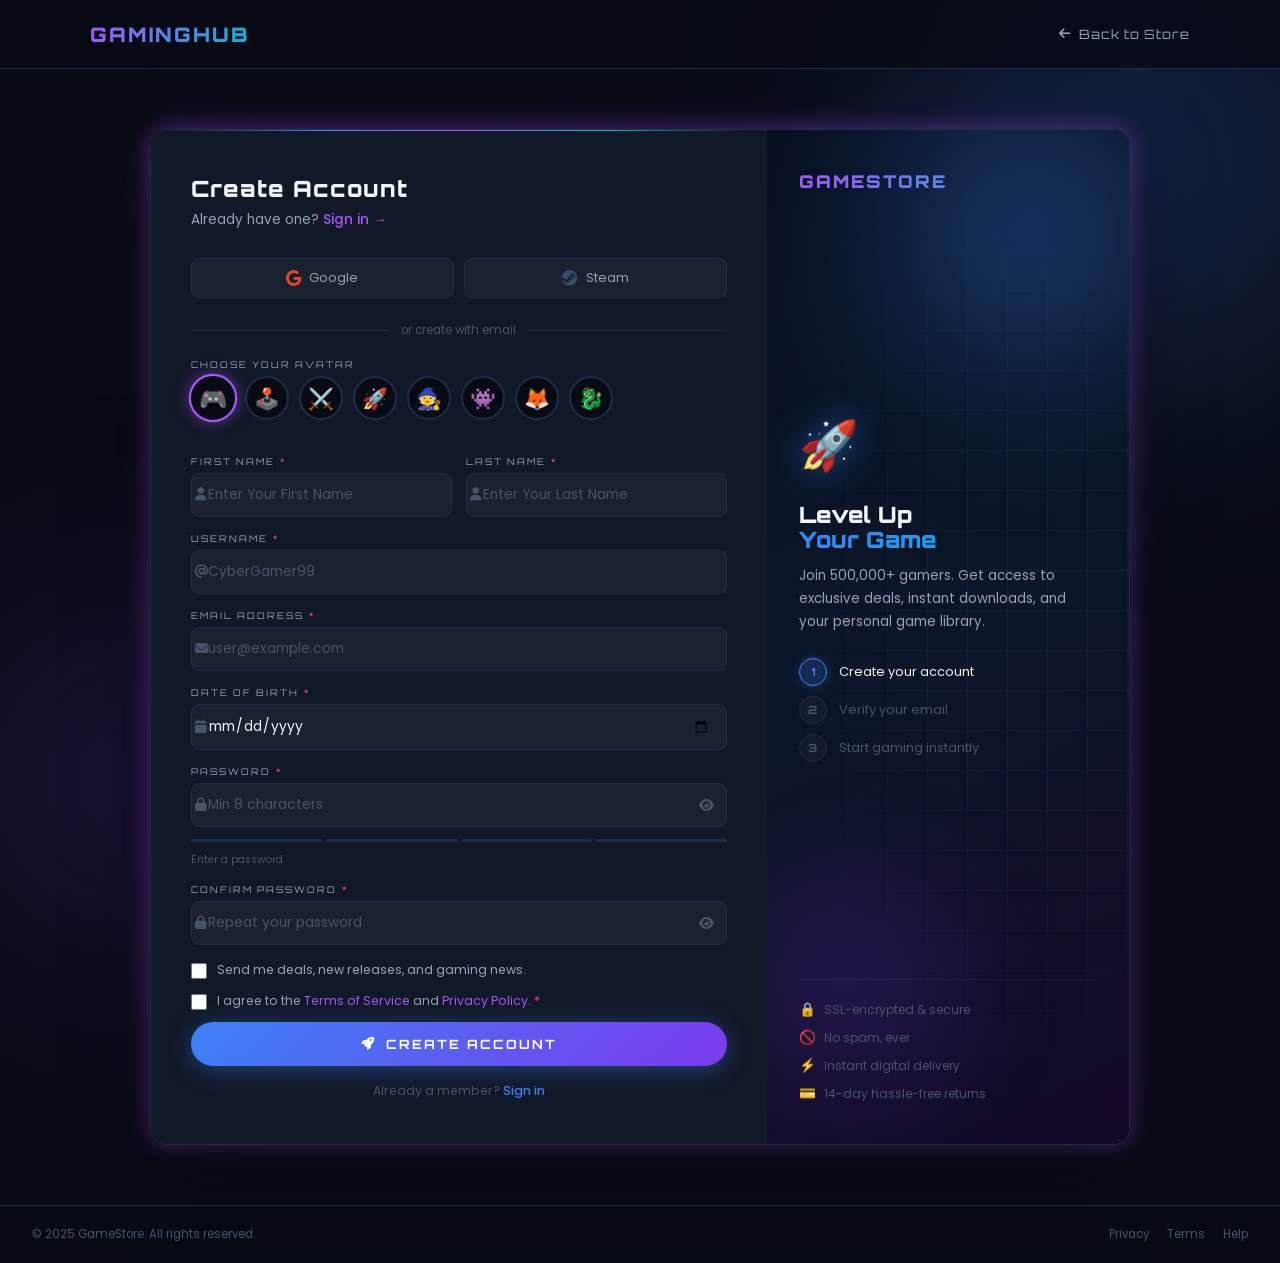
<file: signup.html>
<!doctype html>
<html lang="en">
  <head>
    <meta charset="UTF-8" />
    <meta name="viewport" content="width=device-width, initial-scale=1.0" />
    <title>Sign Up — GamingHub</title>
    <link
      href="https://fonts.googleapis.com/css2?family=Orbitron:wght@400;600;700;900&family=Poppins:wght@300;400;500;600&display=swap"
      rel="stylesheet"
    />
    <link
      rel="stylesheet"
      href="https://cdnjs.cloudflare.com/ajax/libs/font-awesome/6.5.0/css/all.min.css"
    />
    <link rel="stylesheet" href="/assets/css/signup.css" />
  </head>
  <body>
    <div class="bg-layer">
      <div class="bg-grid"></div>
      <div class="bg-orb bg-orb-1"></div>
      <div class="bg-orb bg-orb-2"></div>
      <div class="bg-orb bg-orb-3"></div>
    </div>

    <nav class="navbar">
      <div class="navbar-inner">
        <a class="logo" href="/index.html">GAMING<span>HUB</span></a>
        <a class="nav-back" href="/index.html"
          ><i class="fas fa-arrow-left"></i> Back to Store</a
        >
      </div>
    </nav>

    <main>
      <div class="auth-wrapper">
        <!-- FORM SIDE -->
        <div class="auth-form-side">
          <!-- Success -->
          <div class="success-overlay" id="successOverlay">
            <div class="success-avatar" id="successAvatar">🎮</div>
            <div class="success-badge">
              <i class="fas fa-check"></i> Account Created
            </div>
            <div class="success-title">Welcome to GamingHub!</div>
            <p class="success-msg">
              Your account is ready. Time to build<br />your ultimate game
              library.
            </p>
            <a class="btn-store" href="/index.html">Start Gaming →</a>
          </div>

          <!-- Form -->
          <div id="formContent">
            <div class="form-header">
              <h1 class="form-title">Create Account</h1>
              <p class="form-subtitle">
                Already have one? <a href="login.html">Sign in →</a>
              </p>
            </div>

            <!-- OAuth -->
            <div class="oauth-row">
              <button class="oauth-btn">
                <i class="fab fa-google google-i"></i> Google
              </button>
              <button class="oauth-btn">
                <i class="fab fa-steam steam-i"></i> Steam
              </button>
            </div>
            <div class="divider">or create with email</div>

            <!-- Avatar picker -->
            <div class="field">
              <label>Choose Your Avatar</label>
              <div class="avatar-row" id="avatarRow">
                <div
                  class="avatar-opt selected"
                  data-val="🎮"
                  onclick="pickAvatar(this)"
                >
                  🎮
                </div>
                <div
                  class="avatar-opt"
                  data-val="🕹️"
                  onclick="pickAvatar(this)"
                >
                  🕹️
                </div>
                <div
                  class="avatar-opt"
                  data-val="⚔️"
                  onclick="pickAvatar(this)"
                >
                  ⚔️
                </div>
                <div
                  class="avatar-opt"
                  data-val="🚀"
                  onclick="pickAvatar(this)"
                >
                  🚀
                </div>
                <div
                  class="avatar-opt"
                  data-val="🧙"
                  onclick="pickAvatar(this)"
                >
                  🧙
                </div>
                <div
                  class="avatar-opt"
                  data-val="👾"
                  onclick="pickAvatar(this)"
                >
                  👾
                </div>
                <div
                  class="avatar-opt"
                  data-val="🦊"
                  onclick="pickAvatar(this)"
                >
                  🦊
                </div>
                <div
                  class="avatar-opt"
                  data-val="🐉"
                  onclick="pickAvatar(this)"
                >
                  🐉
                </div>
              </div>
            </div>

            <!-- Name row -->
            <div class="form-row">
              <div class="field" id="field-fname">
                <label>First Name <span class="req">*</span></label>
                <div class="field-icon-wrap">
                  <input
                    type="text"
                    id="fname"
                    placeholder="Enter Your First Name"
                    autocomplete="given-name"
                  />
                  <i class="fas fa-user f-icon"></i>
                </div>
                <span class="error-msg"
                  ><i class="fas fa-circle-exclamation"></i> Required</span
                >
              </div>
              <div class="field" id="field-lname">
                <label>Last Name <span class="req">*</span></label>
                <div class="field-icon-wrap">
                  <input
                    type="text"
                    id="lname"
                    placeholder="Enter Your Last Name"
                    autocomplete="family-name"
                  />
                  <i class="fas fa-user f-icon"></i>
                </div>
                <span class="error-msg"
                  ><i class="fas fa-circle-exclamation"></i> Required</span
                >
              </div>
            </div>

            <!-- Username -->
            <div class="field" id="field-username">
              <label>Username <span class="req">*</span></label>
              <div class="field-icon-wrap">
                <input
                  type="text"
                  id="username"
                  placeholder="CyberGamer99"
                  autocomplete="username"
                  oninput="checkUsername(this)"
                />
                <i class="fas fa-at f-icon"></i>
              </div>
              <span class="error-msg"
                ><i class="fas fa-circle-exclamation"></i> Min 3 chars,
                letters/numbers only</span
              >
            </div>

            <!-- Email -->
            <div class="field" id="field-email">
              <label>Email Address <span class="req">*</span></label>
              <div class="field-icon-wrap">
                <input
                  type="email"
                  id="email"
                  placeholder="user@example.com"
                  autocomplete="email"
                />
                <i class="fas fa-envelope f-icon"></i>
              </div>
              <span class="error-msg"
                ><i class="fas fa-circle-exclamation"></i> Enter a valid
                email</span
              >
            </div>

            <!-- Date of birth -->
            <div class="field" id="field-dob">
              <label>Date of Birth <span class="req">*</span></label>
              <div class="field-icon-wrap">
                <input type="date" id="dob" autocomplete="bday" />
                <i class="fas fa-calendar f-icon"></i>
              </div>
              <span class="error-msg"
                ><i class="fas fa-circle-exclamation"></i> Must be 13 or
                older</span
              >
            </div>

            <!-- Password -->
            <div class="field" id="field-password">
              <label>Password <span class="req">*</span></label>
              <div class="field-icon-wrap">
                <input
                  type="password"
                  id="password"
                  placeholder="Min 8 characters"
                  autocomplete="new-password"
                  oninput="updateStrength(this.value)"
                />
                <i class="fas fa-lock f-icon"></i>
                <button
                  class="toggle-pw"
                  type="button"
                  onclick="togglePw('password', this)"
                  tabindex="-1"
                >
                  <i class="fas fa-eye"></i>
                </button>
              </div>
              <div class="pw-strength-bar">
                <div class="pw-seg" id="seg1"></div>
                <div class="pw-seg" id="seg2"></div>
                <div class="pw-seg" id="seg3"></div>
                <div class="pw-seg" id="seg4"></div>
              </div>
              <div class="pw-label" id="pwLabel">Enter a password</div>
              <span class="error-msg"
                ><i class="fas fa-circle-exclamation"></i> Min 8 characters
                required</span
              >
            </div>

            <!-- Confirm Password -->
            <div class="field" id="field-confirm">
              <label>Confirm Password <span class="req">*</span></label>
              <div class="field-icon-wrap">
                <input
                  type="password"
                  id="confirm"
                  placeholder="Repeat your password"
                  autocomplete="new-password"
                />
                <i class="fas fa-lock f-icon"></i>
                <button
                  class="toggle-pw"
                  type="button"
                  onclick="togglePw('confirm', this)"
                  tabindex="-1"
                >
                  <i class="fas fa-eye"></i>
                </button>
              </div>
              <span class="error-msg"
                ><i class="fas fa-circle-exclamation"></i> Passwords do not
                match</span
              >
            </div>

            <!-- Checkboxes -->
            <div class="check-field">
              <input type="checkbox" id="newsletter" />
              <label for="newsletter"
                >Send me deals, new releases, and gaming news.</label
              >
            </div>
            <div class="check-field">
              <input type="checkbox" id="terms" />
              <label for="terms"
                >I agree to the <a href="#">Terms of Service</a> and
                <a href="#">Privacy Policy</a>.
                <span class="req" style="color: var(--neon-pink)"
                  >*</span
                ></label
              >
            </div>
            <span class="error-msg" id="terms-error"
              ><i class="fas fa-circle-exclamation"></i> You must accept the
              terms</span
            >

            <!-- Submit -->
            <button class="btn-submit" id="submitBtn" onclick="handleSignup()">
              <div class="spinner"></div>
              <i class="fas fa-rocket btn-icon"></i>
              <span>Create Account</span>
            </button>

            <p
              style="
                text-align: center;
                margin-top: 16px;
                font-size: 0.78rem;
                color: var(--text-muted);
              "
            >
              Already a member?
              <a
                href="login.html"
                style="
                  color: var(--neon-blue);
                  text-decoration: none;
                  font-weight: 500;
                "
                >Sign in</a
              >
            </p>
          </div>
        </div>
        <!-- /form-side -->

        <!-- VISUAL SIDE -->
        <div class="auth-visual">
          <div class="visual-grid"></div>
          <div class="visual-glow-1"></div>
          <div class="visual-glow-2"></div>

          <div class="visual-top">
            <div class="visual-logo">GAMESTORE</div>
          </div>

          <div class="visual-mid">
            <div class="visual-icon">🚀</div>
            <h2 class="visual-title">
              Level Up<br />
              <span class="hl">Your Game</span>
            </h2>
            <p class="visual-desc">
              Join 500,000+ gamers. Get access to exclusive deals, instant
              downloads, and your personal game library.
            </p>

            <div class="step-track">
              <div class="step active" id="step1">
                <div class="step-dot">1</div>
                <span>Create your account</span>
              </div>
              <div class="step" id="step2">
                <div class="step-dot">2</div>
                <span>Verify your email</span>
              </div>
              <div class="step" id="step3">
                <div class="step-dot">3</div>
                <span>Start gaming instantly</span>
              </div>
            </div>
          </div>

          <div class="visual-bottom">
            <div class="trust-row">
              <div class="trust-item">
                <span class="trust-icon">🔒</span> SSL-encrypted & secure
              </div>
              <div class="trust-item">
                <span class="trust-icon">🚫</span> No spam, ever
              </div>
              <div class="trust-item">
                <span class="trust-icon">⚡</span> Instant digital delivery
              </div>
              <div class="trust-item">
                <span class="trust-icon">💳</span> 14-day hassle-free returns
              </div>
            </div>
          </div>
        </div>
      </div>
    </main>

    <footer>
      <div class="footer-copy">© 2025 GameStore. All rights reserved.</div>
      <div class="footer-links">
        <a href="#">Privacy</a><a href="#">Terms</a><a href="#">Help</a>
      </div>
    </footer>
    <script src="/assets/js/signup.js"></script>
  </body>
</html>
</file>
<file: assets/css/style.css>
/* ===== CSS VARIABLES ===== */
  :root {
    --bg-primary: #080b14;
    --bg-secondary: #0d1120;
    --bg-card: #111827;
    --bg-card-hover: #161f35;
    --neon-purple: #a855f7;
    --neon-blue: #3b82f6;
    --neon-cyan: #06b6d4;
    --neon-green: #10b981;
    --neon-pink: #ec4899;
    --accent: #7c3aed;
    --accent-bright: #8b5cf6;
    --text-primary: #f1f5f9;
    --text-secondary: #94a3b8;
    --text-muted: #475569;
    --border: #1e2d4a;
    --border-glow: rgba(139, 92, 246, 0.3);
    --glow-purple: 0 0 20px rgba(168, 85, 247, 0.4), 0 0 60px rgba(168, 85, 247, 0.1);
    --glow-blue: 0 0 20px rgba(59, 130, 246, 0.4), 0 0 60px rgba(59, 130, 246, 0.1);
    --glow-cyan: 0 0 20px rgba(6, 182, 212, 0.4);
    --radius: 12px;
    --radius-sm: 8px;
    --radius-lg: 16px;
    --transition: all 0.3s cubic-bezier(0.4, 0, 0.2, 1);
  }

  /* ===== RESET & BASE ===== */
  *, *::before, *::after { margin: 0; padding: 0; box-sizing: border-box; }
  html { scroll-behavior: smooth; }
  body {
    font-family: 'Poppins', sans-serif;
    background: var(--bg-primary);
    color: var(--text-primary);
    min-height: 100vh;
    overflow-x: hidden;
  }
  body::before {
    content: '';
    position: fixed;
    top: 0; left: 0; right: 0; bottom: 0;
    background:
      radial-gradient(ellipse at 20% 20%, rgba(124, 58, 237, 0.06) 0%, transparent 50%),
      radial-gradient(ellipse at 80% 80%, rgba(59, 130, 246, 0.06) 0%, transparent 50%);
    pointer-events: none;
    z-index: 0;
  }

  /* ===== UTILITY ===== */
  .container { max-width: 1280px; margin: 0 auto; padding: 0 24px; }
  .section { padding: 80px 0; position: relative; z-index: 1; }
  .section-title {
    font-family: 'Orbitron', monospace;
    font-size: clamp(1.5rem, 3vw, 2rem);
    font-weight: 700;
    letter-spacing: 2px;
    text-transform: uppercase;
    margin-bottom: 8px;
  }
  .section-subtitle { color: var(--text-secondary); font-size: 0.95rem; margin-bottom: 48px; }
  .section-header { display: flex; align-items: flex-end; justify-content: space-between; margin-bottom: 48px; flex-wrap: wrap; gap: 16px; }
  .gradient-text {
    background: linear-gradient(135deg, var(--neon-purple), var(--neon-blue), var(--neon-cyan));
    -webkit-background-clip: text;
    -webkit-text-fill-color: transparent;
    background-clip: text;
  }
  .view-all {
    font-family: 'Orbitron', monospace;
    font-size: 0.75rem;
    letter-spacing: 1px;
    color: var(--neon-purple);
    text-decoration: none;
    border: 1px solid var(--neon-purple);
    padding: 8px 20px;
    border-radius: 100px;
    transition: var(--transition);
  }
  .view-all:hover { background: var(--neon-purple); color: white; box-shadow: var(--glow-purple); }
  .btn {
    display: inline-flex; align-items: center; gap: 8px;
    padding: 14px 32px;
    border: none; border-radius: 100px;
    font-family: 'Orbitron', monospace;
    font-size: 0.8rem; font-weight: 600; letter-spacing: 1.5px;
    text-transform: uppercase; cursor: pointer;
    transition: var(--transition); text-decoration: none;
  }
  .btn-primary {
    background: linear-gradient(135deg, var(--accent), var(--neon-blue));
    color: white;
    box-shadow: 0 4px 20px rgba(124, 58, 237, 0.4);
  }
  .btn-primary:hover {
    transform: translateY(-2px);
    box-shadow: 0 8px 30px rgba(124, 58, 237, 0.6), var(--glow-purple);
  }
  .btn-outline {
    background: transparent;
    color: var(--neon-purple);
    border: 1px solid var(--neon-purple);
  }
  .btn-outline:hover {
    background: var(--neon-purple);
    color: white;
    box-shadow: var(--glow-purple);
    transform: translateY(-2px);
  }
  .badge {
    display: inline-block;
    padding: 3px 10px;
    border-radius: 100px;
    font-size: 0.65rem;
    font-family: 'Orbitron', monospace;
    font-weight: 600;
    letter-spacing: 1px;
    text-transform: uppercase;
  }
  .badge-sale { background: rgba(236, 72, 153, 0.15); color: var(--neon-pink); border: 1px solid rgba(236, 72, 153, 0.3); }
  .badge-new { background: rgba(16, 185, 129, 0.15); color: var(--neon-green); border: 1px solid rgba(16, 185, 129, 0.3); }
  .badge-hot { background: rgba(245, 158, 11, 0.15); color: #f59e0b; border: 1px solid rgba(245, 158, 11, 0.3); }

  /* ===== PAGE SYSTEM ===== */
  .page { display: none; }
  .page.active { display: block; animation: pageFade 0.4s ease; }
  @keyframes pageFade { from { opacity: 0; transform: translateY(10px); } to { opacity: 1; transform: translateY(0); } }

  /* ===== NAVBAR ===== */
  .navbar {
    position: fixed; top: 0; left: 0; right: 0; z-index: 1000;
    padding: 0 24px;
    background: rgba(8, 11, 20, 0.85);
    backdrop-filter: blur(20px);
    border-bottom: 1px solid var(--border);
    transition: var(--transition);
  }
  .navbar-inner {
    max-width: 1280px; margin: 0 auto;
    display: flex; align-items: center; gap: 24px;
    height: 70px;
  }
  .logo {
    font-family: 'Orbitron', monospace;
    font-size: 1.3rem; font-weight: 900;
    letter-spacing: 2px;
    text-decoration: none;
    background: linear-gradient(135deg, var(--neon-purple), var(--neon-cyan));
    -webkit-background-clip: text; -webkit-text-fill-color: transparent; background-clip: text;
    white-space: nowrap;
    cursor: pointer;
  }
  .logo span { color: var(--neon-purple); -webkit-text-fill-color: var(--neon-cyan); }
  .nav-links {
    display: flex; align-items: center; gap: 4px;
    list-style: none;
    margin-left: 16px;
  }
  .nav-links a {
    display: block;
    padding: 8px 14px;
    font-size: 0.82rem; font-weight: 500; letter-spacing: 0.5px;
    color: var(--text-secondary);
    text-decoration: none;
    border-radius: var(--radius-sm);
    transition: var(--transition);
    cursor: pointer;
  }
  .nav-links a:hover, .nav-links a.active { color: white; background: rgba(139, 92, 246, 0.15); }
  .nav-search {
    flex: 1; max-width: 280px; margin-left: auto;
    position: relative;
  }
  .nav-search input {
    width: 100%; padding: 9px 16px 9px 40px;
    background: rgba(255,255,255,0.05);
    border: 1px solid var(--border);
    border-radius: 100px;
    color: var(--text-primary);
    font-family: 'Poppins', sans-serif;
    font-size: 0.82rem;
    outline: none;
    transition: var(--transition);
  }
  .nav-search input:focus { border-color: var(--neon-purple); background: rgba(139, 92, 246, 0.08); }
  .nav-search input::placeholder { color: var(--text-muted); }
  .nav-search i { position: absolute; left: 14px; top: 50%; transform: translateY(-50%); color: var(--text-muted); font-size: 0.8rem; }
  .nav-actions { display: flex; align-items: center; gap: 4px; }
  .nav-btn {
    position: relative;
    width: 40px; height: 40px;
    display: flex; align-items: center; justify-content: center;
    background: transparent; border: none;
    border-radius: var(--radius-sm);
    color: var(--text-secondary);
    font-size: 1rem; cursor: pointer;
    transition: var(--transition);
  }
  .nav-btn:hover { color: white; background: rgba(255,255,255,0.08); }
  .cart-count {
    position: absolute; top: 4px; right: 4px;
    width: 16px; height: 16px;
    background: var(--neon-purple);
    border-radius: 50%;
    font-size: 0.6rem; font-weight: 700;
    display: flex; align-items: center; justify-content: center;
    color: white;
    transition: var(--transition);
  }
  .cart-count.bump { animation: cartBump 0.4s ease; }
  @keyframes cartBump { 0%,100%{transform:scale(1)} 50%{transform:scale(1.6)} }
  .hamburger { display: none; flex-direction: column; gap: 5px; cursor: pointer; padding: 8px; background: none; border: none; }
  .hamburger span { display: block; width: 22px; height: 2px; background: var(--text-secondary); border-radius: 2px; transition: var(--transition); }

  /* ===== HERO ===== */
  .hero {
    min-height: 100vh;
    display: flex; align-items: center;
    position: relative; overflow: hidden;
    padding-top: 70px;
  }
  .hero-bg {
    position: absolute; inset: 0; z-index: 0;
    background: linear-gradient(135deg, #080b14 0%, #0f172a 50%, #080b14 100%);
  }
  .hero-grid {
    position: absolute; inset: 0;
    background-image:
      linear-gradient(rgba(139,92,246,0.06) 1px, transparent 1px),
      linear-gradient(90deg, rgba(139,92,246,0.06) 1px, transparent 1px);
    background-size: 60px 60px;
    mask-image: radial-gradient(ellipse at center, black 30%, transparent 80%);
  }
  .hero-glow {
    position: absolute;
    width: 600px; height: 600px;
    border-radius: 50%;
    filter: blur(100px);
    pointer-events: none;
  }
  .hero-glow-1 { background: rgba(124, 58, 237, 0.2); top: -100px; right: 10%; }
  .hero-glow-2 { background: rgba(59, 130, 246, 0.15); bottom: -100px; left: 10%; }
  .hero-inner {
    position: relative; z-index: 1;
    display: grid; grid-template-columns: 1fr 1fr;
    gap: 60px; align-items: center;
    max-width: 1280px; margin: 0 auto; padding: 0 24px;
    width: 100%;
  }
  .hero-tag {
    display: inline-flex; align-items: center; gap: 8px;
    font-family: 'Orbitron', monospace;
    font-size: 0.65rem; letter-spacing: 3px;
    color: var(--neon-cyan); text-transform: uppercase;
    margin-bottom: 24px;
  }
  .hero-tag::before {
    content: '';
    display: inline-block; width: 30px; height: 1px;
    background: var(--neon-cyan);
  }
  .hero-title {
    font-family: 'Orbitron', monospace;
    font-size: clamp(2.5rem, 5vw, 4.5rem);
    font-weight: 900;
    line-height: 1.05;
    letter-spacing: -1px;
    margin-bottom: 24px;
  }
  .hero-title .line2 {
    background: linear-gradient(135deg, var(--neon-purple), var(--neon-blue), var(--neon-cyan));
    -webkit-background-clip: text; -webkit-text-fill-color: transparent; background-clip: text;
    display: block;
  }
  .hero-desc { color: var(--text-secondary); line-height: 1.8; font-size: 1rem; margin-bottom: 40px; max-width: 440px; }
  .hero-actions { display: flex; gap: 16px; flex-wrap: wrap; }
  .hero-stats {
    display: flex; gap: 40px; margin-top: 56px; padding-top: 40px;
    border-top: 1px solid var(--border);
  }
  .stat-num {
    font-family: 'Orbitron', monospace;
    font-size: 1.8rem; font-weight: 900;
    background: linear-gradient(135deg, var(--neon-purple), var(--neon-cyan));
    -webkit-background-clip: text; -webkit-text-fill-color: transparent; background-clip: text;
  }
  .stat-label { font-size: 0.78rem; color: var(--text-secondary); margin-top: 4px; }
  .hero-visual {
    display: grid; grid-template-columns: 1fr 1fr;
    gap: 16px; position: relative;
  }
  .hero-card {
    background: var(--bg-card);
    border: 1px solid var(--border);
    border-radius: var(--radius-lg);
    overflow: hidden;
    transition: var(--transition);
    cursor: pointer;
    position: relative;
  }
  .hero-card:hover { transform: translateY(-4px); border-color: var(--border-glow); box-shadow: var(--glow-purple); }
  .hero-card.featured { grid-column: 1 / -1; }
  .hero-card img, .hero-card-img {
    width: 100%; aspect-ratio: 16/9; object-fit: cover;
    display: block;
  }
  .hero-card-img {
    background: linear-gradient(135deg, #1a0533, #0a1628);
    display: flex; align-items: center; justify-content: center;
    font-size: 3rem;
    aspect-ratio: 16/9;
  }

  .card-details-img{
    object-fit: cover;
    width: 100%;
    display: block;
    height: 100%;
  }

  .card-img{
    object-fit: fill;
    width: 100%;
    display: block;
    aspect-ratio: 16/9;
  }

  .hero-card.featured .hero-card-img { aspect-ratio: 21/9; font-size: 4rem; }
  .hero-card-body { padding: 14px 16px; }
  .hero-card-title { font-weight: 600; font-size: 0.9rem; margin-bottom: 4px; }
  .hero-card-price { color: var(--neon-purple); font-family: 'Orbitron', monospace; font-size: 0.85rem; font-weight: 600; }
  .float-badge {
    position: absolute; top: 12px; left: 12px;
  }

  /* ===== GAME CARDS ===== */
  .games-grid { display: grid; grid-template-columns: repeat(auto-fill, minmax(240px, 1fr)); gap: 24px; }
  .game-card {
    background: var(--bg-card);
    border: 1px solid var(--border);
    border-radius: var(--radius-lg);
    overflow: hidden;
    transition: var(--transition);
    cursor: pointer;
    position: relative;
  }
  .game-card:hover {
    transform: translateY(-6px);
    border-color: var(--border-glow);
    box-shadow: 0 20px 40px rgba(0,0,0,0.4), var(--glow-purple);
    background: var(--bg-card-hover);
  }
  .game-cover {
    aspect-ratio: 16/9; overflow: hidden; position: relative;
    background: linear-gradient(135deg, #1a0533, #0a1628);
    display: flex; align-items: center; justify-content: center;
    font-size: 3rem;
  }
  .game-cover-overlay {
    position: absolute; inset: 0;
    background: linear-gradient(to top, rgba(17,24,39,0.9) 0%, transparent 60%);
    opacity: 0;
    transition: var(--transition);
    display: flex; align-items: flex-end; justify-content: center;
    padding-bottom: 20px;
  }
  .game-card:hover .game-cover-overlay { opacity: 1; }
  .quick-add {
    background: linear-gradient(135deg, var(--accent), var(--neon-blue));
    color: white; border: none; border-radius: 100px;
    padding: 10px 24px;
    font-family: 'Orbitron', monospace; font-size: 0.7rem;
    font-weight: 600; letter-spacing: 1px; text-transform: uppercase;
    cursor: pointer; transition: var(--transition);
    z-index: 30;
  }
  .quick-add:hover { transform: scale(1.05); box-shadow: var(--glow-purple); }
  .game-card-body { padding: 16px; }
  .game-platform { display: flex; gap: 6px; margin-bottom: 8px; flex-wrap: wrap; }
  .platform-tag {
    font-size: 0.6rem; font-family: 'Orbitron', monospace;
    letter-spacing: 1px; text-transform: uppercase;
    padding: 2px 8px; border-radius: 4px;
    background: rgba(255,255,255,0.05); color: var(--text-muted);
    border: 1px solid var(--border);
  }
  .game-title { font-weight: 600; font-size: 0.95rem; margin-bottom: 8px; line-height: 1.3; }
  .game-meta { display: flex; align-items: center; justify-content: space-between; margin-bottom: 12px; }
  .stars { color: #f59e0b; font-size: 0.7rem; letter-spacing: 1px; }
  .rating-count { color: var(--text-muted); font-size: 0.72rem; margin-left: 6px; }
  .game-price { display: flex; align-items: center; gap: 10px; }
  .price-current {
    font-family: 'Orbitron', monospace; font-weight: 700;
    font-size: 1.1rem; color: var(--neon-purple);
  }
  .price-original { font-size: 0.8rem; color: var(--text-muted); text-decoration: line-through; }
  .card-float { position: absolute; top: 12px; right: 12px; }

  /* ===== CATEGORIES ===== */
  .categories-grid { display: grid; grid-template-columns: repeat(auto-fill, minmax(200px, 1fr)); gap: 16px; }
  .cat-card {
    background: var(--bg-card);
    border: 1px solid var(--border);
    border-radius: var(--radius-lg);
    padding: 28px 20px;
    text-align: center; cursor: pointer;
    transition: var(--transition);
    position: relative; overflow: hidden;
  }
  .cat-card::before {
    content: '';
    position: absolute; inset: 0;
    opacity: 0; transition: var(--transition);
  }
  .cat-card:hover { transform: translateY(-4px); }
  .cat-card[data-color="purple"]::before { background: linear-gradient(135deg, rgba(168,85,247,0.15), rgba(168,85,247,0.05)); }
  .cat-card[data-color="blue"]::before { background: linear-gradient(135deg, rgba(59,130,246,0.15), rgba(59,130,246,0.05)); }
  .cat-card[data-color="cyan"]::before { background: linear-gradient(135deg, rgba(6,182,212,0.15), rgba(6,182,212,0.05)); }
  .cat-card[data-color="green"]::before { background: linear-gradient(135deg, rgba(16,185,129,0.15), rgba(16,185,129,0.05)); }
  .cat-card[data-color="pink"]::before { background: linear-gradient(135deg, rgba(236,72,153,0.15), rgba(236,72,153,0.05)); }
  .cat-card[data-color="amber"]::before { background: linear-gradient(135deg, rgba(245,158,11,0.15), rgba(245,158,11,0.05)); }
  .cat-card:hover::before { opacity: 1; }
  .cat-card[data-color="purple"]:hover { border-color: rgba(168,85,247,0.4); box-shadow: 0 0 30px rgba(168,85,247,0.2); }
  .cat-card[data-color="blue"]:hover { border-color: rgba(59,130,246,0.4); box-shadow: 0 0 30px rgba(59,130,246,0.2); }
  .cat-card[data-color="cyan"]:hover { border-color: rgba(6,182,212,0.4); box-shadow: 0 0 30px rgba(6,182,212,0.2); }
  .cat-card[data-color="green"]:hover { border-color: rgba(16,185,129,0.4); box-shadow: 0 0 30px rgba(16,185,129,0.2); }
  .cat-card[data-color="pink"]:hover { border-color: rgba(236,72,153,0.4); box-shadow: 0 0 30px rgba(236,72,153,0.2); }
  .cat-card[data-color="amber"]:hover { border-color: rgba(245,158,11,0.4); box-shadow: 0 0 30px rgba(245,158,11,0.2); }
  .cat-icon { font-size: 2.2rem; margin-bottom: 12px; display: block; position: relative; z-index: 1; }
  .cat-name { font-family: 'Orbitron', monospace; font-size: 0.78rem; font-weight: 700; letter-spacing: 2px; text-transform: uppercase; position: relative; z-index: 1; }
  .cat-count { font-size: 0.75rem; color: var(--text-muted); margin-top: 6px; position: relative; z-index: 1; }

  /* ===== OFFER BANNER ===== */
  .offer-banner {
    background: linear-gradient(135deg, #1a0533 0%, #0a1628 50%, #0f2040 100%);
    border: 1px solid var(--border);
    border-radius: var(--radius-lg);
    padding: 60px 48px;
    position: relative; overflow: hidden;
    display: grid; grid-template-columns: 1fr auto;
    gap: 40px; align-items: center;
  }
  .offer-banner::before {
    content: '';
    position: absolute; top: -60px; right: -60px;
    width: 300px; height: 300px;
    background: radial-gradient(circle, rgba(139,92,246,0.3) 0%, transparent 70%);
    border-radius: 50%;
  }
  .offer-banner::after {
    content: '';
    position: absolute; bottom: -40px; left: 20%;
    width: 200px; height: 200px;
    background: radial-gradient(circle, rgba(59,130,246,0.2) 0%, transparent 70%);
    border-radius: 50%;
  }
  .offer-content { position: relative; z-index: 1; }
  .offer-label {
    font-family: 'Orbitron', monospace; font-size: 0.65rem;
    letter-spacing: 4px; text-transform: uppercase;
    color: var(--neon-cyan); margin-bottom: 16px;
  }
  .offer-title {
    font-family: 'Orbitron', monospace;
    font-size: clamp(1.8rem, 4vw, 3rem);
    font-weight: 900; line-height: 1.1;
    margin-bottom: 16px;
  }
  .offer-discount {
    font-size: 4rem; font-family: 'Orbitron', monospace; font-weight: 900;
    background: linear-gradient(135deg, var(--neon-pink), var(--neon-purple));
    -webkit-background-clip: text; -webkit-text-fill-color: transparent; background-clip: text;
    line-height: 1;
  }
  .offer-desc { color: var(--text-secondary); margin-top: 16px; font-size: 0.9rem; }
  .offer-action { position: relative; z-index: 1; text-align: center; }
  .offer-timer {
    display: grid; grid-template-columns: repeat(4, 60px); gap: 8px;
    margin-bottom: 24px;
  }
  .timer-unit {
    background: rgba(0,0,0,0.4); border: 1px solid var(--border);
    border-radius: var(--radius-sm); padding: 10px 6px; text-align: center;
  }
  .timer-num {
    font-family: 'Orbitron', monospace; font-size: 1.4rem; font-weight: 700;
    color: var(--neon-purple); display: block;
  }
  .timer-label { font-size: 0.55rem; color: var(--text-muted); letter-spacing: 1px; text-transform: uppercase; margin-top: 2px; }

  /* ===== PRODUCT PAGE ===== */
  .page-header {
    padding: 120px 0 60px;
    background: linear-gradient(180deg, rgba(124,58,237,0.08) 0%, transparent 100%);
    border-bottom: 1px solid var(--border);
    text-align: center;
  }
  .page-header h1 { font-family: 'Orbitron', monospace; font-size: clamp(1.8rem, 4vw, 2.8rem); font-weight: 900; letter-spacing: 2px; }
  .page-header p { color: var(--text-secondary); margin-top: 12px; }
  .filter-bar {
    display: flex; align-items: center; gap: 12px;
    padding: 24px 0; flex-wrap: wrap;
  }
  .filter-chip {
    padding: 8px 18px; border-radius: 100px;
    border: 1px solid var(--border);
    background: var(--bg-card);
    color: var(--text-secondary);
    font-size: 0.8rem; cursor: pointer;
    transition: var(--transition); font-family: 'Poppins', sans-serif;
  }
  .filter-chip:hover, .filter-chip.active {
    border-color: var(--neon-purple); color: var(--neon-purple);
    background: rgba(168,85,247,0.1);
  }
  .filter-sort {
    margin-left: auto;
    background: var(--bg-card);
    border: 1px solid var(--border);
    color: var(--text-secondary);
    padding: 8px 16px;
    border-radius: var(--radius-sm);
    font-family: 'Poppins', sans-serif; font-size: 0.8rem;
    cursor: pointer; outline: none;
  }

  /* ===== PRODUCT DETAIL PAGE ===== */
  .detail-grid {
    display: grid; grid-template-columns: 1fr 1fr;
    gap: 60px; padding: 40px 0;
  }
  .detail-img-wrap {
    background: var(--bg-card);
    border: 1px solid var(--border);
    border-radius: var(--radius-lg);
    overflow: hidden;
    aspect-ratio: 4/3;
    display: flex; align-items: center; justify-content: center;
    font-size: 6rem;
    position: relative;
  }
  .detail-img-wrap::after {
    content: '';
    position: absolute; inset: 0;
    background: linear-gradient(135deg, rgba(124,58,237,0.1), rgba(59,130,246,0.1));
  }
  .detail-tag {
    font-family: 'Orbitron', monospace; font-size: 0.65rem;
    letter-spacing: 3px; text-transform: uppercase;
    color: var(--neon-cyan); margin-bottom: 16px;
  }
  .detail-title {
    font-family: 'Orbitron', monospace;
    font-size: clamp(1.8rem, 3vw, 2.5rem);
    font-weight: 900; line-height: 1.1;
    margin-bottom: 20px;
  }
  .detail-rating { display: flex; align-items: center; gap: 12px; margin-bottom: 24px; }
  .detail-stars { color: #f59e0b; font-size: 1rem; letter-spacing: 2px; }
  .detail-reviews { color: var(--text-secondary); font-size: 0.85rem; }
  .detail-price-row { display: flex; align-items: center; gap: 16px; margin-bottom: 28px; }
  .detail-price {
    font-family: 'Orbitron', monospace; font-size: 2.5rem;
    font-weight: 900; color: var(--neon-purple);
  }
  .detail-original { font-size: 1.1rem; color: var(--text-muted); text-decoration: line-through; }
  .detail-save { background: rgba(236,72,153,0.15); color: var(--neon-pink); padding: 4px 12px; border-radius: 100px; font-size: 0.75rem; font-weight: 600; }
  .detail-desc { color: var(--text-secondary); line-height: 1.8; font-size: 0.9rem; margin-bottom: 28px; }
  .platforms-row { display: flex; align-items: center; gap: 10px; margin-bottom: 32px; flex-wrap: wrap; }
  .platforms-row span { font-size: 0.78rem; color: var(--text-secondary); font-weight: 500; }
  .platform-chip {
    padding: 6px 16px;
    border: 1px solid var(--border);
    border-radius: var(--radius-sm);
    background: var(--bg-card);
    font-size: 0.75rem; font-family: 'Orbitron', monospace;
    letter-spacing: 1px; color: var(--text-secondary);
    transition: var(--transition); cursor: pointer;
  }
  .platform-chip:hover, .platform-chip.active { border-color: var(--neon-purple); color: var(--neon-purple); background: rgba(168,85,247,0.1); }
  .detail-actions { display: flex; gap: 12px; }

  /* ===== CART PAGE ===== */
  .cart-layout {
    display: grid; grid-template-columns: 1fr 360px;
    gap: 32px; padding: 40px 0;
  }
  .cart-items { display: flex; flex-direction: column; gap: 16px; }
  .cart-item {
    display: flex; gap: 20px; align-items: center;
    background: var(--bg-card); border: 1px solid var(--border);
    border-radius: var(--radius-lg); padding: 20px;
    transition: var(--transition);
  }
  .cart-item:hover { border-color: var(--border-glow); }
  .cart-item-img {
    width: 80px; height: 80px;
    background: linear-gradient(135deg, #1a0533, #0a1628);
    border-radius: var(--radius-sm); display: flex;
    align-items: center; justify-content: center;
    font-size: 2rem; flex-shrink: 0; border: 1px solid var(--border);
  }
  .cart-item-info { flex: 1; }
  .cart-item-title { font-weight: 600; margin-bottom: 6px; }
  .cart-item-platform { font-size: 0.72rem; color: var(--text-muted); font-family: 'Orbitron', monospace; letter-spacing: 1px; }
  .cart-item-price { font-family: 'Orbitron', monospace; font-weight: 700; color: var(--neon-purple); font-size: 1.1rem; }
  .quantity-control {
    display: flex; align-items: center; gap: 0;
    background: rgba(0,0,0,0.3); border: 1px solid var(--border);
    border-radius: var(--radius-sm); overflow: hidden;
  }
  .qty-btn {
    width: 36px; height: 36px;
    background: none; border: none; color: var(--text-secondary);
    cursor: pointer; transition: var(--transition);
    font-size: 1rem; display: flex; align-items: center; justify-content: center;
  }
  .qty-btn:hover { background: rgba(139,92,246,0.2); color: white; }
  .qty-val { width: 40px; text-align: center; font-family: 'Orbitron', monospace; font-size: 0.85rem; font-weight: 600; }
  .remove-btn {
    background: none; border: none;
    color: var(--text-muted); cursor: pointer;
    font-size: 1rem; padding: 8px;
    border-radius: var(--radius-sm); transition: var(--transition);
  }
  .remove-btn:hover { color: var(--neon-pink); background: rgba(236,72,153,0.1); }
  .cart-summary {
    background: var(--bg-card); border: 1px solid var(--border);
    border-radius: var(--radius-lg); padding: 28px;
    height: fit-content; position: sticky; top: 90px;
  }
  .cart-summary h3 { font-family: 'Orbitron', monospace; font-size: 0.9rem; letter-spacing: 2px; text-transform: uppercase; margin-bottom: 24px; }
  .summary-row { display: flex; justify-content: space-between; margin-bottom: 12px; font-size: 0.88rem; }
  .summary-row.total {
    border-top: 1px solid var(--border); margin-top: 16px; padding-top: 16px;
    font-weight: 700; font-size: 1rem;
  }
  .summary-row.total .amount { font-family: 'Orbitron', monospace; color: var(--neon-purple); font-size: 1.2rem; }
  .promo-input {
    display: flex; gap: 8px; margin: 20px 0;
  }
  .promo-input input {
    flex: 1; background: rgba(0,0,0,0.3);
    border: 1px solid var(--border); border-radius: var(--radius-sm);
    color: var(--text-primary); padding: 10px 14px;
    font-family: 'Poppins', sans-serif; font-size: 0.82rem; outline: none;
  }
  .promo-input input:focus { border-color: var(--neon-purple); }
  .promo-apply {
    background: rgba(139,92,246,0.2); border: 1px solid var(--neon-purple);
    color: var(--neon-purple); border-radius: var(--radius-sm);
    padding: 10px 14px; cursor: pointer; font-size: 0.75rem;
    font-family: 'Orbitron', monospace; transition: var(--transition);
  }
  .promo-apply:hover { background: var(--neon-purple); color: white; }
  .checkout-btn {
    width: 100%; margin-top: 8px;
    background: linear-gradient(135deg, var(--accent), var(--neon-blue));
    color: white; border: none; border-radius: 100px;
    padding: 16px; cursor: pointer;
    font-family: 'Orbitron', monospace; font-size: 0.82rem;
    font-weight: 600; letter-spacing: 1.5px; text-transform: uppercase;
    transition: var(--transition);
    box-shadow: 0 4px 20px rgba(124,58,237,0.4);
  }
  .checkout-btn:hover { transform: translateY(-2px); box-shadow: 0 8px 30px rgba(124,58,237,0.6); }
  .empty-cart {
    text-align: center; padding: 80px 20px;
    color: var(--text-secondary);
  }
  .empty-cart-icon { font-size: 4rem; margin-bottom: 20px; opacity: 0.3; }
  .empty-cart h3 { font-family: 'Orbitron', monospace; margin-bottom: 12px; font-size: 1rem; }

  /* ===== FOOTER ===== */
  footer {
    background: var(--bg-secondary);
    border-top: 1px solid var(--border);
    padding: 60px 0 0;
    margin-top: 80px;
  }
  .footer-grid {
    display: grid; grid-template-columns: 2fr 1fr 1fr 1.5fr;
    gap: 48px; margin-bottom: 48px;
  }
  .footer-brand .logo { font-size: 1.2rem; margin-bottom: 16px; display: block; }
  .footer-desc { color: var(--text-secondary); font-size: 0.85rem; line-height: 1.8; }
  .footer-socials { display: flex; gap: 10px; margin-top: 24px; }
  .social-btn {
    width: 38px; height: 38px;
    background: rgba(255,255,255,0.05);
    border: 1px solid var(--border); border-radius: var(--radius-sm);
    display: flex; align-items: center; justify-content: center;
    color: var(--text-secondary); font-size: 0.9rem;
    text-decoration: none; transition: var(--transition);
  }
  .social-btn:hover { border-color: var(--neon-purple); color: var(--neon-purple); background: rgba(168,85,247,0.1); }
  .footer-col h4 {
    font-family: 'Orbitron', monospace; font-size: 0.72rem;
    letter-spacing: 2px; text-transform: uppercase;
    color: var(--text-primary); margin-bottom: 20px;
  }
  .footer-links { list-style: none; }
  .footer-links li { margin-bottom: 10px; }
  .footer-links a {
    color: var(--text-secondary); text-decoration: none;
    font-size: 0.85rem; transition: var(--transition); cursor: pointer;
  }
  .footer-links a:hover { color: var(--neon-purple); padding-left: 4px; }
  .newsletter-input {
    display: flex; margin-top: 8px; overflow: hidden;
    border: 1px solid var(--border); border-radius: var(--radius-sm);
    background: rgba(255,255,255,0.03);
  }
  .newsletter-input input {
    flex: 1; background: none; border: none; outline: none;
    padding: 12px 14px; color: var(--text-primary);
    font-family: 'Poppins', sans-serif; font-size: 0.82rem;
  }
  .newsletter-input input::placeholder { color: var(--text-muted); }
  .newsletter-submit {
    background: linear-gradient(135deg, var(--accent), var(--neon-blue));
    border: none; color: white; padding: 12px 18px;
    cursor: pointer; transition: var(--transition); font-size: 0.8rem;
  }
  .newsletter-submit:hover { opacity: 0.9; }
  .footer-bottom {
    border-top: 1px solid var(--border); padding: 24px 0;
    display: flex; justify-content: space-between; align-items: center;
    flex-wrap: wrap; gap: 12px;
  }
  .footer-copy { color: var(--text-muted); font-size: 0.8rem; }
  .footer-legal { display: flex; gap: 20px; }
  .footer-legal a { color: var(--text-muted); font-size: 0.8rem; text-decoration: none; transition: var(--transition); }
  .footer-legal a:hover { color: var(--neon-purple); }

  /* ===== TOAST ===== */
  .toast {
    position: fixed; bottom: 32px; right: 32px; z-index: 2000;
    background: var(--bg-card); border: 1px solid var(--neon-green);
    border-radius: var(--radius); padding: 16px 20px;
    display: flex; align-items: center; gap: 12px;
    box-shadow: 0 8px 32px rgba(0,0,0,0.5), 0 0 20px rgba(16,185,129,0.2);
    transform: translateX(200%);
    transition: transform 0.4s cubic-bezier(0.34, 1.56, 0.64, 1);
    max-width: 320px;
  }
  .toast.show { transform: translateX(0); }
  .toast-icon { color: var(--neon-green); font-size: 1.1rem; }
  .toast-msg { font-size: 0.85rem; }
  .toast-msg strong { color: var(--neon-green); display: block; font-size: 0.8rem; font-family: 'Orbitron', monospace; letter-spacing: 1px; }

  /* ===== SCROLLBAR ===== */
  ::-webkit-scrollbar { width: 6px; }
  ::-webkit-scrollbar-track { background: var(--bg-primary); }
  ::-webkit-scrollbar-thumb { background: var(--border); border-radius: 3px; }
  ::-webkit-scrollbar-thumb:hover { background: var(--accent); }

  /* ===== RESPONSIVE ===== */
  @media (max-width: 1024px) {
    .hero-inner { grid-template-columns: 1fr; gap: 40px; }
    .hero-visual { max-width: 500px; margin: 0 auto; }
    .footer-grid { grid-template-columns: 1fr 1fr; }
    .detail-grid { grid-template-columns: 1fr; }
    .cart-layout { grid-template-columns: 1fr; }
    .cart-summary { position: static; }
    .offer-banner { grid-template-columns: 1fr; }
    .offer-timer { justify-content: flex-start; }
  }
  @media (max-width: 768px) {
    .nav-links { display: none; }
    .nav-links.mobile-open {
      display: flex; flex-direction: column;
      position: fixed; top: 70px; left: 0; right: 0;
      background: rgba(8,11,20,0.98); backdrop-filter: blur(20px);
      border-bottom: 1px solid var(--border);
      padding: 20px; gap: 4px;
    }
    .hamburger { display: flex; }
    .nav-search { max-width: 160px; }
    .hero-stats { gap: 24px; }
    .hero-actions { flex-direction: column; }
    .hero-actions .btn { width: fit-content; }
    .footer-grid { grid-template-columns: 1fr; }
    .offer-banner { padding: 36px 24px; }
    .section { padding: 60px 0; }
    .games-grid { grid-template-columns: repeat(auto-fill, minmax(200px, 1fr)); gap: 16px; }
  }
</file>
<file: assets/css/contact_style.css>
/* ===== VARIABLES (matches GameStore) ===== */
  :root {
    --bg-primary:    #080b14;
    --bg-secondary:  #0d1120;
    --bg-card:       #111827;
    --bg-card-hover: #161f35;
    --neon-purple:   #a855f7;
    --neon-blue:     #3b82f6;
    --neon-cyan:     #06b6d4;
    --neon-green:    #10b981;
    --neon-pink:     #ec4899;
    --accent:        #7c3aed;
    --text-primary:  #f1f5f9;
    --text-secondary:#94a3b8;
    --text-muted:    #475569;
    --border:        #1e2d4a;
    --border-glow:   rgba(139,92,246,0.35);
    --glow-purple:   0 0 24px rgba(168,85,247,0.45), 0 0 60px rgba(168,85,247,0.12);
    --glow-blue:     0 0 24px rgba(59,130,246,0.4);
    --radius:        12px;
    --radius-sm:     8px;
    --radius-lg:     16px;
    --transition:    all 0.3s cubic-bezier(0.4,0,0.2,1);
  }

  /* ===== RESET ===== */
  *, *::before, *::after { margin:0; padding:0; box-sizing:border-box; }
  html { scroll-behavior:smooth; }

  body {
    font-family: 'Poppins', sans-serif;
    background: var(--bg-primary);
    color: var(--text-primary);
    min-height: 100vh;
    display: flex;
    flex-direction: column;
    overflow-x: hidden;
  }

  /* ===== ANIMATED BACKGROUND ===== */
  .bg-layer {
    position: fixed; inset: 0; z-index: 0; pointer-events: none;
  }
  .bg-grid {
    position: absolute; inset: 0;
    background-image:
      linear-gradient(rgba(139,92,246,0.055) 1px, transparent 1px),
      linear-gradient(90deg, rgba(139,92,246,0.055) 1px, transparent 1px);
    background-size: 56px 56px;
    mask-image: radial-gradient(ellipse at 50% 40%, black 20%, transparent 75%);
  }
  .bg-orb {
    position: absolute; border-radius: 50%; filter: blur(110px);
  }
  .bg-orb-1 {
    width: 520px; height: 520px;
    background: rgba(124,58,237,0.18);
    top: -120px; left: -80px;
    animation: drift1 14s ease-in-out infinite alternate;
  }
  .bg-orb-2 {
    width: 400px; height: 400px;
    background: rgba(59,130,246,0.14);
    bottom: -80px; right: -60px;
    animation: drift2 18s ease-in-out infinite alternate;
  }
  .bg-orb-3 {
    width: 260px; height: 260px;
    background: rgba(6,182,212,0.1);
    top: 50%; right: 20%;
    animation: drift1 22s ease-in-out infinite alternate-reverse;
  }
  @keyframes drift1 { from { transform: translate(0,0) scale(1); } to { transform: translate(40px,30px) scale(1.08); } }
  @keyframes drift2 { from { transform: translate(0,0); } to { transform: translate(-30px,-40px); } }

  /* ===== NAVBAR ===== */
  .navbar {
    position: relative; z-index: 10;
    padding: 0 32px;
    background: rgba(8,11,20,0.85);
    backdrop-filter: blur(20px);
    border-bottom: 1px solid var(--border);
  }
  .navbar-inner {
    max-width: 1100px; margin: 0 auto;
    display: flex; align-items: center; justify-content: space-between;
    height: 68px;
  }
  .logo {
    font-family: 'Orbitron', monospace;
    font-size: 1.25rem; font-weight: 900; letter-spacing: 2px;
    background: linear-gradient(135deg, var(--neon-purple), var(--neon-cyan));
    -webkit-background-clip: text; -webkit-text-fill-color: transparent;
    background-clip: text; text-decoration: none; cursor: pointer;
  }
  .logo a{
    text-decoration: none;
  }
  .nav-back {
    display: inline-flex; align-items: center; gap: 8px;
    font-size: 0.8rem; color: var(--text-secondary);
    text-decoration: none; cursor: pointer;
    transition: var(--transition);
    font-family: 'Orbitron', monospace; letter-spacing: 1px;
  }
  .nav-back:hover { color: var(--neon-purple); }
  .nav-back i { font-size: 0.75rem; }

  /* ===== MAIN LAYOUT ===== */
  main {
    flex: 1; position: relative; z-index: 1;
    display: flex; align-items: center; justify-content: center;
    padding: 60px 24px;
  }

  .contact-wrapper {
    width: 100%; max-width: 980px;
  }

  /* ===== PAGE HEADER ===== */
  .page-header {
    text-align: center; margin-bottom: 56px;
    animation: fadeUp 0.6s ease both;
  }
  .page-tag {
    display: inline-flex; align-items: center; gap: 8px;
    font-family: 'Orbitron', monospace; font-size: 0.62rem;
    letter-spacing: 3px; text-transform: uppercase;
    color: var(--neon-cyan); margin-bottom: 18px;
  }
  .page-tag::before, .page-tag::after {
    content: ''; display: inline-block;
    width: 28px; height: 1px; background: var(--neon-cyan);
  }
  .page-title {
    font-family: 'Orbitron', monospace;
    font-size: clamp(2rem, 5vw, 3.2rem);
    font-weight: 900; line-height: 1.08;
    letter-spacing: -0.5px; margin-bottom: 14px;
  }
  .page-title .accent {
    background: linear-gradient(135deg, var(--neon-purple), var(--neon-blue), var(--neon-cyan));
    -webkit-background-clip: text; -webkit-text-fill-color: transparent;
    background-clip: text;
  }
  .page-subtitle { color: var(--text-secondary); font-size: 0.95rem; line-height: 1.7; }

  /* ===== GRID ===== */
  .contact-grid {
    display: grid;
    grid-template-columns: 1fr 1.65fr;
    gap: 24px;
    animation: fadeUp 0.7s ease 0.1s both;
  }

  /* ===== INFO PANEL ===== */
  .info-panel {
    display: flex; flex-direction: column; gap: 16px;
  }

  .info-card {
    background: var(--bg-card);
    border: 1px solid var(--border);
    border-radius: var(--radius-lg);
    padding: 24px;
    transition: var(--transition);
    position: relative; overflow: hidden;
  }
  .info-card::before {
    content: ''; position: absolute; inset: 0;
    opacity: 0; transition: var(--transition);
    border-radius: var(--radius-lg);
  }
  .info-card:hover { border-color: var(--border-glow); transform: translateY(-2px); }
  .info-card:hover::before { opacity: 1; }
  .info-card[data-color="purple"]::before { background: linear-gradient(135deg, rgba(168,85,247,0.08), transparent); }
  .info-card[data-color="blue"]::before   { background: linear-gradient(135deg, rgba(59,130,246,0.08), transparent); }
  .info-card[data-color="cyan"]::before   { background: linear-gradient(135deg, rgba(6,182,212,0.08), transparent); }
  .info-card[data-color="green"]::before  { background: linear-gradient(135deg, rgba(16,185,129,0.08), transparent); }
  .info-card[data-color="purple"]:hover { box-shadow: 0 8px 32px rgba(168,85,247,0.15); }
  .info-card[data-color="blue"]:hover   { box-shadow: 0 8px 32px rgba(59,130,246,0.15); }
  .info-card[data-color="cyan"]:hover   { box-shadow: 0 8px 32px rgba(6,182,212,0.15); }
  .info-card[data-color="green"]:hover  { box-shadow: 0 8px 32px rgba(16,185,129,0.15); }

  .info-card-inner { position: relative; z-index: 1; display: flex; gap: 16px; align-items: flex-start; }
  .info-icon {
    width: 44px; height: 44px; border-radius: var(--radius-sm);
    display: flex; align-items: center; justify-content: center;
    font-size: 1.1rem; flex-shrink: 0;
  }
  .info-icon.purple { background: rgba(168,85,247,0.15); color: var(--neon-purple); border: 1px solid rgba(168,85,247,0.25); }
  .info-icon.blue   { background: rgba(59,130,246,0.15);  color: var(--neon-blue);   border: 1px solid rgba(59,130,246,0.25); }
  .info-icon.cyan   { background: rgba(6,182,212,0.15);   color: var(--neon-cyan);   border: 1px solid rgba(6,182,212,0.25); }
  .info-icon.green  { background: rgba(16,185,129,0.15);  color: var(--neon-green);  border: 1px solid rgba(16,185,129,0.25); }

  .info-text-label {
    font-family: 'Orbitron', monospace; font-size: 0.6rem;
    letter-spacing: 2px; text-transform: uppercase;
    color: var(--text-muted); margin-bottom: 4px;
  }
  .info-text-value { font-weight: 500; font-size: 0.88rem; color: var(--text-primary); }
  .info-text-sub   { font-size: 0.75rem; color: var(--text-secondary); margin-top: 2px; }

  /* Social row */
  .social-card {
    background: var(--bg-card);
    border: 1px solid var(--border);
    border-radius: var(--radius-lg);
    padding: 22px 24px;
  }
  .social-card-label {
    font-family: 'Orbitron', monospace; font-size: 0.6rem;
    letter-spacing: 2px; text-transform: uppercase;
    color: var(--text-muted); margin-bottom: 14px;
  }
  .social-row { display: flex; gap: 10px; flex-wrap: wrap; }
  .social-btn {
    width: 40px; height: 40px;
    background: rgba(255,255,255,0.04);
    border: 1px solid var(--border); border-radius: var(--radius-sm);
    display: flex; align-items: center; justify-content: center;
    color: var(--text-secondary); font-size: 0.95rem;
    text-decoration: none; transition: var(--transition);
    cursor: pointer;
  }
  .social-btn:hover { color: white; transform: translateY(-2px); }
  .social-btn.twitter:hover  { border-color: #1da1f2; color: #1da1f2; box-shadow: 0 4px 16px rgba(29,161,242,0.2); }
  .social-btn.discord:hover  { border-color: #5865f2; color: #5865f2; box-shadow: 0 4px 16px rgba(88,101,242,0.2); }
  .social-btn.twitch:hover   { border-color: #9146ff; color: #9146ff; box-shadow: 0 4px 16px rgba(145,70,255,0.2); }
  .social-btn.youtube:hover  { border-color: #ff0000; color: #ff0000; box-shadow: 0 4px 16px rgba(255,0,0,0.2); }
  .social-btn.instagram:hover{ border-color: #e1306c; color: #e1306c; box-shadow: 0 4px 16px rgba(225,48,108,0.2); }

  /* ===== FORM CARD ===== */
  .form-card {
    background: var(--bg-card);
    border: 1px solid var(--border);
    border-radius: var(--radius-lg);
    padding: 40px 36px;
    position: relative; overflow: hidden;
  }
  .form-card::before {
    content: '';
    position: absolute; top: -1px; left: 24px; right: 24px; height: 2px;
    background: linear-gradient(90deg, transparent, var(--neon-purple), var(--neon-blue), var(--neon-cyan), transparent);
    border-radius: 0 0 2px 2px;
  }
  .form-card-title {
    font-family: 'Orbitron', monospace; font-size: 1rem;
    font-weight: 700; letter-spacing: 1.5px; text-transform: uppercase;
    margin-bottom: 6px;
  }
  .form-card-sub { font-size: 0.82rem; color: var(--text-secondary); margin-bottom: 32px; }

  /* ===== FORM FIELDS ===== */
  .form-row { display: grid; grid-template-columns: 1fr 1fr; gap: 16px; }

  .field { display: flex; flex-direction: column; gap: 7px; margin-bottom: 20px; }
  .field:last-of-type { margin-bottom: 0; }

  .field label {
    font-family: 'Orbitron', monospace; font-size: 0.6rem;
    letter-spacing: 2px; text-transform: uppercase;
    color: var(--text-secondary);
    display: flex; align-items: center; gap: 6px;
  }
  .field label .req { color: var(--neon-pink); }

  .field input,
  .field select,
  .field textarea {
    background: rgba(255,255,255,0.03);
    border: 1px solid var(--border);
    border-radius: var(--radius-sm);
    color: var(--text-primary);
    font-family: 'Poppins', sans-serif; font-size: 0.88rem;
    padding: 12px 16px;
    outline: none;
    transition: var(--transition);
    width: 100%;
  }
  .field input::placeholder,
  .field textarea::placeholder { color: var(--text-muted); }

  .field input:focus,
  .field select:focus,
  .field textarea:focus {
    border-color: var(--neon-purple);
    background: rgba(139,92,246,0.06);
    box-shadow: 0 0 0 3px rgba(168,85,247,0.12);
  }
  .field input:focus + .field-line,
  .field textarea:focus + .field-line { width: 100%; }

  .field select {
    appearance: none;
    background-image: url("data:image/svg+xml,%3Csvg xmlns='http://www.w3.org/2000/svg' width='12' height='8' viewBox='0 0 12 8'%3E%3Cpath d='M1 1l5 5 5-5' stroke='%2394a3b8' stroke-width='1.5' fill='none' stroke-linecap='round'/%3E%3C/svg%3E");
    background-repeat: no-repeat;
    background-position: right 14px center;
    cursor: pointer;
  }
  .field select option { background: #111827; color: var(--text-primary); }

  .field textarea { resize: vertical; min-height: 130px; line-height: 1.6; }

  /* Char counter */
  .field-footer { display: flex; justify-content: flex-end; margin-top: 4px; }
  .char-count { font-size: 0.7rem; color: var(--text-muted); transition: var(--transition); }
  .char-count.warn { color: var(--neon-pink); }

  /* Input with icon */
  .field-icon-wrap { position: relative; }
  .field-icon-wrap input { padding-left: 42px; }
  .field-icon-wrap i {
    position: absolute; left: 14px; top: 50%; transform: translateY(-50%);
    color: var(--text-muted); font-size: 0.85rem; transition: var(--transition);
    pointer-events: none;
  }
  .field-icon-wrap input:focus ~ i,
  .field-icon-wrap:focus-within i { color: var(--neon-purple); }

  /* Rating selector */
  .rating-row { display: flex; gap: 8px; align-items: center; }
  .rating-star {
    font-size: 1.4rem; cursor: pointer;
    color: var(--text-muted);
    transition: var(--transition);
    user-select: none;
    line-height: 1;
  }
  .rating-star.active { color: #f59e0b; text-shadow: 0 0 8px rgba(245,158,11,0.5); }
  .rating-star:hover { transform: scale(1.2); }

  /* Checkbox row */
  .checkbox-field {
    display: flex; align-items: flex-start; gap: 12px;
    margin-top: 8px;
  }
  .checkbox-field input[type="checkbox"] {
    width: 18px; height: 18px; border-radius: 4px;
    border: 1px solid var(--border);
    background: rgba(255,255,255,0.03);
    accent-color: var(--neon-purple);
    cursor: pointer; flex-shrink: 0; margin-top: 1px;
    transition: var(--transition);
  }
  .checkbox-field label {
    font-family: 'Poppins', sans-serif; font-size: 0.8rem;
    letter-spacing: 0; text-transform: none; color: var(--text-secondary);
    cursor: pointer; line-height: 1.5;
  }
  .checkbox-field label a { color: var(--neon-purple); text-decoration: none; }
  .checkbox-field label a:hover { text-decoration: underline; }

  /* Submit button */
  .submit-row { margin-top: 28px; }
  .btn-submit {
    width: 100%; padding: 15px 32px;
    background: linear-gradient(135deg, var(--accent), var(--neon-blue));
    border: none; border-radius: 100px;
    color: white; cursor: pointer;
    font-family: 'Orbitron', monospace; font-size: 0.82rem;
    font-weight: 700; letter-spacing: 2px; text-transform: uppercase;
    display: flex; align-items: center; justify-content: center; gap: 10px;
    transition: var(--transition);
    box-shadow: 0 4px 24px rgba(124,58,237,0.4);
    position: relative; overflow: hidden;
  }
  .btn-submit::before {
    content: '';
    position: absolute; inset: 0;
    background: linear-gradient(135deg, var(--neon-purple), var(--neon-cyan));
    opacity: 0; transition: var(--transition);
  }
  .btn-submit:hover {
    transform: translateY(-2px);
    box-shadow: 0 8px 36px rgba(124,58,237,0.6), var(--glow-purple);
  }
  .btn-submit:hover::before { opacity: 1; }
  .btn-submit span, .btn-submit i { position: relative; z-index: 1; }
  .btn-submit:active { transform: translateY(0); }
  .btn-submit.loading { pointer-events: none; opacity: 0.75; }
  .btn-submit .spinner {
    display: none; width: 16px; height: 16px;
    border: 2px solid rgba(255,255,255,0.3);
    border-top-color: white; border-radius: 50%;
    animation: spin 0.7s linear infinite;
  }
  .btn-submit.loading .spinner { display: block; }
  .btn-submit.loading .btn-icon { display: none; }
  @keyframes spin { to { transform: rotate(360deg); } }

  /* ===== SUCCESS STATE ===== */
  .success-overlay {
    display: none; flex-direction: column;
    align-items: center; justify-content: center;
    text-align: center; padding: 40px 20px;
    animation: scaleIn 0.5s cubic-bezier(0.34,1.56,0.64,1);
  }
  .success-overlay.show { display: flex; }
  @keyframes scaleIn { from { opacity:0; transform:scale(0.8); } to { opacity:1; transform:scale(1); } }
  .success-icon {
    width: 80px; height: 80px; border-radius: 50%;
    background: rgba(16,185,129,0.15);
    border: 2px solid rgba(16,185,129,0.4);
    display: flex; align-items: center; justify-content: center;
    font-size: 2rem; margin-bottom: 24px;
    box-shadow: 0 0 40px rgba(16,185,129,0.3);
    animation: pulse-green 2s ease-in-out infinite;
  }
  @keyframes pulse-green {
    0%,100% { box-shadow: 0 0 30px rgba(16,185,129,0.3); }
    50%      { box-shadow: 0 0 60px rgba(16,185,129,0.5); }
  }
  .success-title {
    font-family: 'Orbitron', monospace; font-size: 1.3rem;
    font-weight: 900; margin-bottom: 10px;
    background: linear-gradient(135deg, var(--neon-green), var(--neon-cyan));
    -webkit-background-clip: text; -webkit-text-fill-color: transparent;
    background-clip: text;
  }
  .success-msg { color: var(--text-secondary); font-size: 0.88rem; line-height: 1.7; margin-bottom: 28px; }
  .btn-reset {
    background: transparent; border: 1px solid var(--neon-purple);
    color: var(--neon-purple); border-radius: 100px;
    padding: 11px 28px; cursor: pointer;
    font-family: 'Orbitron', monospace; font-size: 0.72rem;
    letter-spacing: 1.5px; text-transform: uppercase;
    transition: var(--transition);
  }
  .btn-reset:hover { background: var(--neon-purple); color: white; box-shadow: var(--glow-purple); }

  /* ===== VALIDATION ===== */
  .field.error input,
  .field.error select,
  .field.error textarea {
    border-color: var(--neon-pink);
    background: rgba(236,72,153,0.05);
  }
  .error-msg {
    font-size: 0.7rem; color: var(--neon-pink);
    display: none; align-items: center; gap: 4px;
    animation: fadeUp 0.2s ease;
  }
  .field.error .error-msg { display: flex; }

  /* ===== FOOTER ===== */
  footer {
    position: relative; z-index: 1;
    border-top: 1px solid var(--border);
    padding: 22px 32px;
    display: flex; align-items: center; justify-content: space-between;
    background: rgba(8,11,20,0.7);
    backdrop-filter: blur(10px);
    flex-wrap: wrap; gap: 12px;
  }
  .footer-copy { font-size: 0.75rem; color: var(--text-muted); }
  .footer-links { display: flex; gap: 20px; }
  .footer-links a {
    font-size: 0.75rem; color: var(--text-muted);
    text-decoration: none; transition: var(--transition);
  }
  .footer-links a:hover { color: var(--neon-purple); }

  /* ===== ANIMATIONS ===== */
  @keyframes fadeUp {
    from { opacity:0; transform: translateY(16px); }
    to   { opacity:1; transform: translateY(0); }
  }

  /* ===== RESPONSIVE ===== */
  @media (max-width: 860px) {
    .contact-grid { grid-template-columns: 1fr; }
    .info-panel { flex-direction: row; flex-wrap: wrap; }
    .info-card  { flex: 1; min-width: 200px; }
    .social-card { width: 100%; }
    .form-card { padding: 28px 22px; }
  }
  @media (max-width: 560px) {
    .form-row { grid-template-columns: 1fr; }
    .info-panel { flex-direction: column; }
    main { padding: 40px 16px; }
  }
</file>
<file: assets/css/login.css>
:root {
        --bg-primary: #080b14;
        --bg-secondary: #0d1120;
        --bg-card: #111827;
        --bg-card-hover: #161f35;
        --neon-purple: #a855f7;
        --neon-blue: #3b82f6;
        --neon-cyan: #06b6d4;
        --neon-green: #10b981;
        --neon-pink: #ec4899;
        --accent: #7c3aed;
        --text-primary: #f1f5f9;
        --text-secondary: #94a3b8;
        --text-muted: #475569;
        --border: #1e2d4a;
        --border-glow: rgba(139, 92, 246, 0.35);
        --glow-purple:
          0 0 24px rgba(168, 85, 247, 0.45), 0 0 60px rgba(168, 85, 247, 0.12);
        --radius: 12px;
        --radius-sm: 8px;
        --radius-lg: 16px;
        --transition: all 0.3s cubic-bezier(0.4, 0, 0.2, 1);
      }

      *,
      *::before,
      *::after {
        margin: 0;
        padding: 0;
        box-sizing: border-box;
      }
      html {
        scroll-behavior: smooth;
      }

      body {
        font-family: "Poppins", sans-serif;
        background: var(--bg-primary);
        color: var(--text-primary);
        min-height: 100vh;
        display: flex;
        flex-direction: column;
        overflow-x: hidden;
      }

      /* ===== BG ===== */
      .bg-layer {
        position: fixed;
        inset: 0;
        z-index: 0;
        pointer-events: none;
      }
      .bg-grid {
        position: absolute;
        inset: 0;
        background-image:
          linear-gradient(rgba(139, 92, 246, 0.055) 1px, transparent 1px),
          linear-gradient(90deg, rgba(139, 92, 246, 0.055) 1px, transparent 1px);
        background-size: 56px 56px;
        mask-image: radial-gradient(
          ellipse at 50% 50%,
          black 20%,
          transparent 75%
        );
      }
      .bg-orb {
        position: absolute;
        border-radius: 50%;
        filter: blur(110px);
      }
      .bg-orb-1 {
        width: 500px;
        height: 500px;
        background: rgba(124, 58, 237, 0.2);
        top: -100px;
        left: -80px;
        animation: drift1 14s ease-in-out infinite alternate;
      }
      .bg-orb-2 {
        width: 380px;
        height: 380px;
        background: rgba(59, 130, 246, 0.15);
        bottom: -80px;
        right: -60px;
        animation: drift2 18s ease-in-out infinite alternate;
      }
      @keyframes drift1 {
        from {
          transform: translate(0, 0) scale(1);
        }
        to {
          transform: translate(40px, 30px) scale(1.08);
        }
      }
      @keyframes drift2 {
        from {
          transform: translate(0, 0);
        }
        to {
          transform: translate(-30px, -40px);
        }
      }

      /* ===== NAVBAR ===== */
      .navbar {
        position: relative;
        z-index: 10;
        padding: 0 32px;
        background: rgba(8, 11, 20, 0.85);
        backdrop-filter: blur(20px);
        border-bottom: 1px solid var(--border);
      }
      .navbar-inner {
        max-width: 1100px;
        margin: 0 auto;
        display: flex;
        align-items: center;
        justify-content: space-between;
        height: 68px;
      }
      .logo {
        font-family: "Orbitron", monospace;
        font-size: 1.25rem;
        font-weight: 900;
        letter-spacing: 2px;
        background: linear-gradient(
          135deg,
          var(--neon-purple),
          var(--neon-cyan)
        );
        -webkit-background-clip: text;
        -webkit-text-fill-color: transparent;
        background-clip: text;
        text-decoration: none;
        cursor: pointer;
      }
      .nav-back {
        display: inline-flex;
        align-items: center;
        gap: 8px;
        font-size: 0.8rem;
        color: var(--text-secondary);
        text-decoration: none;
        cursor: pointer;
        transition: var(--transition);
        font-family: "Orbitron", monospace;
        letter-spacing: 1px;
      }
      .nav-back:hover {
        color: var(--neon-purple);
      }

      /* ===== MAIN ===== */
      main {
        flex: 1;
        position: relative;
        z-index: 1;
        display: flex;
        align-items: center;
        justify-content: center;
        padding: 60px 24px;
      }

      /* ===== SPLIT LAYOUT ===== */
      .auth-wrapper {
        width: 100%;
        max-width: 960px;
        display: grid;
        grid-template-columns: 1fr 1fr;
        min-height: 560px;
        border-radius: var(--radius-lg);
        overflow: hidden;
        border: 1px solid var(--border);
        box-shadow:
          0 32px 80px rgba(0, 0, 0, 0.5),
          var(--glow-purple);
        animation: fadeUp 0.6s ease both;
      }
      @keyframes fadeUp {
        from {
          opacity: 0;
          transform: translateY(20px);
        }
        to {
          opacity: 1;
          transform: translateY(0);
        }
      }

      /* ===== VISUAL SIDE ===== */
      .auth-visual {
        position: relative;
        overflow: hidden;
        background: linear-gradient(
          155deg,
          #150828 0%,
          #0a1628 40%,
          #071020 100%
        );
        display: flex;
        flex-direction: column;
        justify-content: space-between;
        padding: 40px 36px;
      }
      .visual-grid {
        position: absolute;
        inset: 0;
        background-image:
          linear-gradient(rgba(139, 92, 246, 0.1) 1px, transparent 1px),
          linear-gradient(90deg, rgba(139, 92, 246, 0.1) 1px, transparent 1px);
        background-size: 40px 40px;
        mask-image: radial-gradient(
          ellipse at 30% 50%,
          black 20%,
          transparent 70%
        );
      }
      .visual-glow-1 {
        position: absolute;
        width: 300px;
        height: 300px;
        border-radius: 50%;
        background: rgba(124, 58, 237, 0.3);
        filter: blur(80px);
        top: -60px;
        left: -60px;
        pointer-events: none;
      }
      .visual-glow-2 {
        position: absolute;
        width: 200px;
        height: 200px;
        border-radius: 50%;
        background: rgba(59, 130, 246, 0.2);
        filter: blur(60px);
        bottom: 40px;
        right: -20px;
        pointer-events: none;
      }
      .visual-top {
        position: relative;
        z-index: 1;
      }
      .visual-logo {
        font-family: "Orbitron", monospace;
        font-size: 1.3rem;
        font-weight: 900;
        letter-spacing: 2px;
        background: linear-gradient(
          135deg,
          var(--neon-purple),
          var(--neon-cyan)
        );
        -webkit-background-clip: text;
        -webkit-text-fill-color: transparent;
        background-clip: text;
      }
      .visual-mid {
        position: relative;
        z-index: 1;
        flex: 1;
        display: flex;
        flex-direction: column;
        justify-content: center;
      }
      .visual-icon {
        font-size: 3.5rem;
        margin-bottom: 24px;
        filter: drop-shadow(0 0 20px rgba(168, 85, 247, 0.6));
        animation: floatIcon 3s ease-in-out infinite;
      }
      @keyframes floatIcon {
        0%,
        100% {
          transform: translateY(0);
        }
        50% {
          transform: translateY(-10px);
        }
      }
      .visual-title {
        font-family: "Orbitron", monospace;
        font-size: 1.6rem;
        font-weight: 900;
        line-height: 1.15;
        margin-bottom: 14px;
      }
      .visual-title .hl {
        background: linear-gradient(
          135deg,
          var(--neon-purple),
          var(--neon-blue),
          var(--neon-cyan)
        );
        -webkit-background-clip: text;
        -webkit-text-fill-color: transparent;
        background-clip: text;
        display: block;
      }
      .visual-desc {
        color: var(--text-secondary);
        font-size: 0.88rem;
        line-height: 1.7;
        margin-bottom: 28px;
      }

      .perks {
        display: flex;
        flex-direction: column;
        gap: 12px;
      }
      .perk {
        display: flex;
        align-items: center;
        gap: 12px;
        font-size: 0.82rem;
        color: var(--text-secondary);
      }
      .perk-icon {
        width: 30px;
        height: 30px;
        border-radius: 6px;
        display: flex;
        align-items: center;
        justify-content: center;
        font-size: 0.85rem;
        flex-shrink: 0;
        background: rgba(139, 92, 246, 0.15);
        border: 1px solid rgba(139, 92, 246, 0.25);
      }

      .visual-bottom {
        position: relative;
        z-index: 1;
      }
      .visual-stats {
        display: flex;
        gap: 24px;
        padding-top: 24px;
        border-top: 1px solid rgba(255, 255, 255, 0.06);
      }
      .vstat-num {
        font-family: "Orbitron", monospace;
        font-size: 1.3rem;
        font-weight: 900;
        background: linear-gradient(
          135deg,
          var(--neon-purple),
          var(--neon-cyan)
        );
        -webkit-background-clip: text;
        -webkit-text-fill-color: transparent;
        background-clip: text;
      }
      .vstat-label {
        font-size: 0.7rem;
        color: var(--text-muted);
        margin-top: 2px;
      }

      /* ===== FORM SIDE ===== */
      .auth-form-side {
        background: var(--bg-card);
        display: flex;
        flex-direction: column;
        justify-content: center;
        padding: 48px 40px;
      }
      .form-header {
        margin-bottom: 32px;
      }
      .form-title {
        font-family: "Orbitron", monospace;
        font-size: 1.4rem;
        font-weight: 900;
        letter-spacing: 1px;
        margin-bottom: 8px;
      }
      .form-subtitle {
        font-size: 0.85rem;
        color: var(--text-secondary);
      }
      .form-subtitle a {
        color: var(--neon-purple);
        text-decoration: none;
        font-weight: 500;
        transition: var(--transition);
      }
      .form-subtitle a:hover {
        text-decoration: underline;
      }

      /* Social OAuth */
      .oauth-row {
        display: grid;
        grid-template-columns: 1fr 1fr;
        gap: 10px;
        margin-bottom: 28px;
      }
      .oauth-btn {
        display: flex;
        align-items: center;
        justify-content: center;
        gap: 8px;
        padding: 11px 12px;
        background: rgba(255, 255, 255, 0.04);
        border: 1px solid var(--border);
        border-radius: var(--radius-sm);
        color: var(--text-secondary);
        font-size: 0.8rem;
        cursor: pointer;
        transition: var(--transition);
        font-family: "Poppins", sans-serif;
      }
      .oauth-btn:hover {
        background: rgba(255, 255, 255, 0.08);
        border-color: rgba(255, 255, 255, 0.15);
        color: white;
        transform: translateY(-1px);
      }
      .oauth-btn i {
        font-size: 1rem;
      }
      .oauth-btn .google-i {
        color: #ea4335;
      }
      .oauth-btn .steam-i {
        color: #1b2838;
        filter: brightness(2);
      }

      .divider {
        display: flex;
        align-items: center;
        gap: 12px;
        margin-bottom: 24px;
        color: var(--text-muted);
        font-size: 0.75rem;
      }
      .divider::before,
      .divider::after {
        content: "";
        flex: 1;
        height: 1px;
        background: var(--border);
      }

      /* Fields */
      .field {
        display: flex;
        flex-direction: column;
        gap: 7px;
        margin-bottom: 18px;
      }
      .field label {
        font-family: "Orbitron", monospace;
        font-size: 0.58rem;
        letter-spacing: 2px;
        text-transform: uppercase;
        color: var(--text-secondary);
        display: flex;
        align-items: center;
        justify-content: space-between;
      }
      .field label a {
        font-family: "Poppins", sans-serif;
        font-size: 0.75rem;
        letter-spacing: 0;
        text-transform: none;
        color: var(--neon-purple);
        text-decoration: none;
        transition: var(--transition);
      }
      .field label a:hover {
        text-decoration: underline;
      }

      .field-icon-wrap {
        position: relative;
      }
      .field-icon-wrap input {
        padding-left: 42px;
      }
      .field-icon-wrap .f-icon {
        position: absolute;
        left: 3px;
        top: 50%;
        transform: translateY(-50%);
        color: var(--text-muted);
        font-size: 0.85rem;
        transition: var(--transition);
        pointer-events: none;
      }
      .field-icon-wrap .toggle-pw {
        position: absolute;
        right: 14px;
        top: 50%;
        transform: translateY(-50%);
        color: var(--text-muted);
        font-size: 0.85rem;
        cursor: pointer;
        transition: var(--transition);
        background: none;
        border: none;
      }
      .field-icon-wrap .toggle-pw:hover {
        color: var(--neon-purple);
      }
      .field-icon-wrap:focus-within .f-icon {
        color: var(--neon-purple);
      }

      .field input {
        background: rgba(255, 255, 255, 0.04);
        border: 1px solid var(--border);
        border-radius: var(--radius-sm);
        color: var(--text-primary);
        font-family: "Poppins", sans-serif;
        font-size: 0.88rem;
        padding: 12px 16px;
        outline: none;
        transition: var(--transition);
        width: 100%;
      }
      .field input::placeholder {
        color: var(--text-muted);
      }
      .field input:focus {
        border-color: var(--neon-purple);
        background: rgba(139, 92, 246, 0.06);
        box-shadow: 0 0 0 3px rgba(168, 85, 247, 0.12);
      }
      .field.error input {
        border-color: var(--neon-pink);
        background: rgba(236, 72, 153, 0.05);
      }
      .error-msg {
        font-size: 0.7rem;
        color: var(--neon-pink);
        display: none;
        align-items: center;
        gap: 4px;
      }
      .field.error .error-msg {
        display: flex;
      }

      /* Remember me */
      .remember-row {
        display: flex;
        align-items: center;
        gap: 10px;
        margin-bottom: 22px;
      }
      .remember-row input[type="checkbox"] {
        width: 16px;
        height: 16px;
        border-radius: 4px;
        accent-color: var(--neon-purple);
        cursor: pointer;
      }
      .remember-row label {
        font-size: 0.82rem;
        color: var(--text-secondary);
        cursor: pointer;
      }

      /* Submit */
      .btn-submit {
        width: 100%;
        padding: 14px 32px;
        background: linear-gradient(135deg, var(--accent), var(--neon-blue));
        border: none;
        border-radius: 100px;
        color: white;
        cursor: pointer;
        font-family: "Orbitron", monospace;
        font-size: 0.8rem;
        font-weight: 700;
        letter-spacing: 2px;
        text-transform: uppercase;
        display: flex;
        align-items: center;
        justify-content: center;
        gap: 10px;
        transition: var(--transition);
        box-shadow: 0 4px 24px rgba(124, 58, 237, 0.4);
        position: relative;
        overflow: hidden;
      }
      .btn-submit::before {
        content: "";
        position: absolute;
        inset: 0;
        background: linear-gradient(
          135deg,
          var(--neon-purple),
          var(--neon-cyan)
        );
        opacity: 0;
        transition: var(--transition);
      }
      .btn-submit:hover {
        transform: translateY(-2px);
        box-shadow:
          0 8px 36px rgba(124, 58, 237, 0.6),
          var(--glow-purple);
      }
      .btn-submit:hover::before {
        opacity: 1;
      }
      .btn-submit span,
      .btn-submit i {
        position: relative;
        z-index: 1;
      }
      .btn-submit.loading {
        pointer-events: none;
        opacity: 0.75;
      }
      .btn-submit .spinner {
        display: none;
        width: 16px;
        height: 16px;
        border: 2px solid rgba(255, 255, 255, 0.3);
        border-top-color: white;
        border-radius: 50%;
        animation: spin 0.7s linear infinite;
      }
      .btn-submit.loading .spinner {
        display: block;
      }
      .btn-submit.loading .btn-icon {
        display: none;
      }
      @keyframes spin {
        to {
          transform: rotate(360deg);
        }
      }

      /* Success */
      .success-overlay {
        display: none;
        flex-direction: column;
        align-items: center;
        justify-content: center;
        text-align: center;
        padding: 20px;
        animation: scaleIn 0.5s cubic-bezier(0.34, 1.56, 0.64, 1);
      }
      .success-overlay.show {
        display: flex;
      }
      @keyframes scaleIn {
        from {
          opacity: 0;
          transform: scale(0.8);
        }
        to {
          opacity: 1;
          transform: scale(1);
        }
      }
      .success-icon {
        width: 72px;
        height: 72px;
        border-radius: 50%;
        background: rgba(16, 185, 129, 0.15);
        border: 2px solid rgba(16, 185, 129, 0.4);
        display: flex;
        align-items: center;
        justify-content: center;
        font-size: 2rem;
        margin-bottom: 20px;
        box-shadow: 0 0 40px rgba(16, 185, 129, 0.3);
        animation: pulse-green 2s ease-in-out infinite;
      }
      @keyframes pulse-green {
        0%,
        100% {
          box-shadow: 0 0 30px rgba(16, 185, 129, 0.3);
        }
        50% {
          box-shadow: 0 0 60px rgba(16, 185, 129, 0.5);
        }
      }
      .success-title {
        font-family: "Orbitron", monospace;
        font-size: 1.2rem;
        font-weight: 900;
        margin-bottom: 8px;
        background: linear-gradient(
          135deg,
          var(--neon-green),
          var(--neon-cyan)
        );
        -webkit-background-clip: text;
        -webkit-text-fill-color: transparent;
        background-clip: text;
      }
      .success-msg {
        color: var(--text-secondary);
        font-size: 0.85rem;
        line-height: 1.7;
        margin-bottom: 24px;
      }
      .btn-store {
        background: linear-gradient(135deg, var(--accent), var(--neon-blue));
        border: none;
        border-radius: 100px;
        color: white;
        padding: 12px 28px;
        cursor: pointer;
        font-family: "Orbitron", monospace;
        font-size: 0.75rem;
        font-weight: 700;
        letter-spacing: 1.5px;
        text-transform: uppercase;
        transition: var(--transition);
        box-shadow: 0 4px 20px rgba(124, 58, 237, 0.4);
        text-decoration: none;
        display: inline-block;
      }
      .btn-store:hover {
        transform: translateY(-2px);
        box-shadow: 0 8px 30px rgba(124, 58, 237, 0.6);
      }

      /* Footer */
      footer {
        position: relative;
        z-index: 1;
        border-top: 1px solid var(--border);
        padding: 20px 32px;
        display: flex;
        align-items: center;
        justify-content: space-between;
        background: rgba(8, 11, 20, 0.7);
        backdrop-filter: blur(10px);
        flex-wrap: wrap;
        gap: 10px;
      }
      .footer-copy {
        font-size: 0.72rem;
        color: var(--text-muted);
      }
      .footer-links {
        display: flex;
        gap: 18px;
      }
      .footer-links a {
        font-size: 0.72rem;
        color: var(--text-muted);
        text-decoration: none;
        transition: var(--transition);
      }
      .footer-links a:hover {
        color: var(--neon-purple);
      }

      /* Responsive */
      @media (max-width: 700px) {
        .auth-wrapper {
          grid-template-columns: 1fr;
        }
        .auth-visual {
          display: none;
        }
        .auth-form-side {
          padding: 36px 24px;
        }
        .oauth-row {
          grid-template-columns: 1fr;
        }
      }
</file>
<file: assets/css/signup.css>
:root {
    --bg-primary:    #080b14;
    --bg-secondary:  #0d1120;
    --bg-card:       #111827;
    --bg-card-hover: #161f35;
    --neon-purple:   #a855f7;
    --neon-blue:     #3b82f6;
    --neon-cyan:     #06b6d4;
    --neon-green:    #10b981;
    --neon-pink:     #ec4899;
    --accent:        #7c3aed;
    --text-primary:  #f1f5f9;
    --text-secondary:#94a3b8;
    --text-muted:    #475569;
    --border:        #1e2d4a;
    --border-glow:   rgba(139,92,246,0.35);
    --glow-purple:   0 0 24px rgba(168,85,247,0.45), 0 0 60px rgba(168,85,247,0.12);
    --radius:        12px;
    --radius-sm:     8px;
    --radius-lg:     16px;
    --transition:    all 0.3s cubic-bezier(0.4,0,0.2,1);
  }

  *, *::before, *::after { margin:0; padding:0; box-sizing:border-box; }
  html { scroll-behavior:smooth; }

  body {
    font-family:'Poppins',sans-serif;
    background:var(--bg-primary);
    color:var(--text-primary);
    min-height:100vh;
    display:flex; flex-direction:column;
    overflow-x:hidden;
  }

  /* ===== BG ===== */
  .bg-layer { position:fixed; inset:0; z-index:0; pointer-events:none; }
  .bg-grid {
    position:absolute; inset:0;
    background-image:
      linear-gradient(rgba(59,130,246,0.055) 1px, transparent 1px),
      linear-gradient(90deg, rgba(59,130,246,0.055) 1px, transparent 1px);
    background-size:56px 56px;
    mask-image:radial-gradient(ellipse at 50% 50%, black 20%, transparent 75%);
  }
  .bg-orb { position:absolute; border-radius:50%; filter:blur(110px); }
  .bg-orb-1 { width:480px; height:480px; background:rgba(59,130,246,0.18);  top:-80px; right:-80px;  animation:drift1 16s ease-in-out infinite alternate; }
  .bg-orb-2 { width:360px; height:360px; background:rgba(124,58,237,0.16); bottom:-60px; left:-40px; animation:drift2 20s ease-in-out infinite alternate; }
  .bg-orb-3 { width:220px; height:220px; background:rgba(6,182,212,0.1); top:45%; left:25%; animation:drift1 25s ease-in-out infinite alternate-reverse; }
  @keyframes drift1 { from{transform:translate(0,0) scale(1)} to{transform:translate(35px,25px) scale(1.07)} }
  @keyframes drift2 { from{transform:translate(0,0)} to{transform:translate(-28px,-36px)} }

  /* ===== NAVBAR ===== */
  .navbar {
    position:relative; z-index:10; padding:0 32px;
    background:rgba(8,11,20,0.85); backdrop-filter:blur(20px);
    border-bottom:1px solid var(--border);
  }
  .navbar-inner {
    max-width:1100px; margin:0 auto;
    display:flex; align-items:center; justify-content:space-between;
    height:68px;
  }
  .logo {
    font-family:'Orbitron',monospace; font-size:1.25rem; font-weight:900; letter-spacing:2px;
    background:linear-gradient(135deg, var(--neon-purple), var(--neon-cyan));
    -webkit-background-clip:text; -webkit-text-fill-color:transparent;
    background-clip:text; text-decoration:none; cursor:pointer;
  }
  .nav-back {
    display:inline-flex; align-items:center; gap:8px; font-size:0.8rem;
    color:var(--text-secondary); text-decoration:none; cursor:pointer;
    transition:var(--transition); font-family:'Orbitron',monospace; letter-spacing:1px;
  }
  .nav-back:hover { color:var(--neon-purple); }

  /* ===== MAIN ===== */
  main {
    flex:1; position:relative; z-index:1;
    display:flex; align-items:center; justify-content:center;
    padding:60px 24px;
  }

  /* ===== WIDE LAYOUT (form-first this time) ===== */
  .auth-wrapper {
    width:100%; max-width:980px;
    display:grid; grid-template-columns:1.7fr 1fr;
    border-radius:var(--radius-lg); overflow:hidden;
    border:1px solid var(--border);
    box-shadow:0 32px 80px rgba(0,0,0,0.5), var(--glow-purple);
    animation:fadeUp 0.6s ease both;
  }
  @keyframes fadeUp { from{opacity:0;transform:translateY(20px)} to{opacity:1;transform:translateY(0)} }

  /* ===== FORM SIDE ===== */
  .auth-form-side {
    background:var(--bg-card);
    display:flex; flex-direction:column; justify-content:center;
    padding:44px 40px;
    position:relative; overflow:hidden;
  }
  .auth-form-side::before {
    content:''; position:absolute; top:-1px; left:24px; right:24px; height:2px;
    background:linear-gradient(90deg, transparent, var(--neon-blue), var(--neon-purple), var(--neon-cyan), transparent);
  }

  .form-header { margin-bottom:28px; }
  .form-title {
    font-family:'Orbitron',monospace; font-size:1.4rem; font-weight:900;
    letter-spacing:1px; margin-bottom:8px;
  }
  .form-subtitle { font-size:0.85rem; color:var(--text-secondary); }
  .form-subtitle a { color:var(--neon-purple); text-decoration:none; font-weight:500; transition:var(--transition); }
  .form-subtitle a:hover { text-decoration:underline; }

  /* OAuth */
  .oauth-row { display:grid; grid-template-columns:1fr 1fr; gap:10px; margin-bottom:24px; }
  .oauth-btn {
    display:flex; align-items:center; justify-content:center; gap:8px;
    padding:10px 12px;
    background:rgba(255,255,255,0.04); border:1px solid var(--border);
    border-radius:var(--radius-sm); color:var(--text-secondary); font-size:0.8rem;
    cursor:pointer; transition:var(--transition); font-family:'Poppins',sans-serif;
  }
  .oauth-btn:hover { background:rgba(255,255,255,0.08); border-color:rgba(255,255,255,0.15); color:white; transform:translateY(-1px); }
  .oauth-btn i { font-size:1rem; }
  .oauth-btn .google-i { color:#ea4335; }
  .oauth-btn .steam-i  { color:#1b2838; filter:brightness(2); }

  .divider {
    display:flex; align-items:center; gap:12px;
    margin-bottom:20px; color:var(--text-muted); font-size:0.72rem;
  }
  .divider::before, .divider::after { content:''; flex:1; height:1px; background:var(--border); }

  /* Two-col row */
  .form-row { display:grid; grid-template-columns:1fr 1fr; gap:14px; }

  /* Fields */
  .field { display:flex; flex-direction:column; gap:6px; margin-bottom:16px; }
  .field label {
    font-family:'Orbitron',monospace; font-size:0.57rem;
    letter-spacing:2px; text-transform:uppercase; color:var(--text-secondary);
    display:flex; align-items:center; gap:5px;
  }
  .field label .req { color:var(--neon-pink); }

  .field-icon-wrap { position:relative; }
  .field-icon-wrap input { padding-left:42px; }
  .field-icon-wrap .f-icon {
    position:absolute; left:4px; top:50%; transform:translateY(-50%);
    color:var(--text-muted); font-size:0.82rem; transition:var(--transition); pointer-events:none;
  }
  .field-icon-wrap .toggle-pw {
    position:absolute; right:13px; top:50%; transform:translateY(-50%);
    color:var(--text-muted); font-size:0.82rem; cursor:pointer;
    transition:var(--transition); background:none; border:none;
  }
  .field-icon-wrap .toggle-pw:hover { color:var(--neon-purple); }
  .field-icon-wrap:focus-within .f-icon { color:var(--neon-purple); }

  .field input, .field select {
    background:rgba(255,255,255,0.04); border:1px solid var(--border);
    border-radius:var(--radius-sm); color:var(--text-primary);
    font-family:'Poppins',sans-serif; font-size:0.86rem;
    padding:11px 16px; outline:none; transition:var(--transition); width:100%;
  }
  .field input::placeholder { color:var(--text-muted); }
  .field input:focus, .field select:focus {
    border-color:var(--neon-purple);
    background:rgba(139,92,246,0.06);
    box-shadow:0 0 0 3px rgba(168,85,247,0.12);
  }
  .field.error input { border-color:var(--neon-pink); background:rgba(236,72,153,0.05); }
  .error-msg { font-size:0.68rem; color:var(--neon-pink); display:none; align-items:center; gap:4px; }
  .field.error .error-msg { display:flex; }

  /* Password strength */
  .pw-strength-bar {
    display:grid; grid-template-columns:repeat(4,1fr); gap:4px; margin-top:6px;
  }
  .pw-seg {
    height:3px; border-radius:2px; background:var(--border);
    transition:var(--transition);
  }
  .pw-seg.weak   { background:var(--neon-pink); }
  .pw-seg.medium { background:#f59e0b; }
  .pw-seg.strong { background:var(--neon-green); }
  .pw-label { font-size:0.66rem; color:var(--text-muted); margin-top:4px; }

  /* Avatar picker */
  .avatar-row {
    display:flex; gap:10px; margin-bottom:20px; flex-wrap:wrap;
  }
  .avatar-opt {
    width:44px; height:44px; border-radius:50%;
    background:var(--bg-primary); border:2px solid var(--border);
    display:flex; align-items:center; justify-content:center;
    font-size:1.3rem; cursor:pointer; transition:var(--transition);
    user-select:none;
  }
  .avatar-opt:hover { border-color:var(--neon-purple); transform:scale(1.1); }
  .avatar-opt.selected { border-color:var(--neon-purple); box-shadow:0 0 14px rgba(168,85,247,0.5); transform:scale(1.1); }

  /* Checkboxes */
  .check-field { display:flex; align-items:flex-start; gap:10px; margin-bottom:12px; }
  .check-field input[type="checkbox"] { width:16px; height:16px; border-radius:4px; accent-color:var(--neon-purple); cursor:pointer; flex-shrink:0; margin-top:2px; }
  .check-field label { font-size:0.78rem; color:var(--text-secondary); cursor:pointer; line-height:1.5; }
  .check-field label a { color:var(--neon-purple); text-decoration:none; }
  .check-field label a:hover { text-decoration:underline; }

  /* Submit */
  .btn-submit {
    width:100%; padding:14px 32px;
    background:linear-gradient(135deg, var(--neon-blue), var(--accent));
    border:none; border-radius:100px; color:white; cursor:pointer;
    font-family:'Orbitron',monospace; font-size:0.8rem;
    font-weight:700; letter-spacing:2px; text-transform:uppercase;
    display:flex; align-items:center; justify-content:center; gap:10px;
    transition:var(--transition); box-shadow:0 4px 24px rgba(59,130,246,0.4);
    position:relative; overflow:hidden; margin-top:4px;
  }
  .btn-submit::before {
    content:''; position:absolute; inset:0;
    background:linear-gradient(135deg, var(--neon-cyan), var(--neon-purple));
    opacity:0; transition:var(--transition);
  }
  .btn-submit:hover { transform:translateY(-2px); box-shadow:0 8px 36px rgba(59,130,246,0.6); }
  .btn-submit:hover::before { opacity:1; }
  .btn-submit span, .btn-submit i { position:relative; z-index:1; }
  .btn-submit.loading { pointer-events:none; opacity:0.75; }
  .btn-submit .spinner { display:none; width:16px; height:16px; border:2px solid rgba(255,255,255,0.3); border-top-color:white; border-radius:50%; animation:spin 0.7s linear infinite; }
  .btn-submit.loading .spinner { display:block; }
  .btn-submit.loading .btn-icon { display:none; }
  @keyframes spin { to{transform:rotate(360deg)} }

  /* ===== SUCCESS ===== */
  .success-overlay {
    display:none; flex-direction:column; align-items:center;
    justify-content:center; text-align:center; padding:20px;
    animation:scaleIn 0.5s cubic-bezier(0.34,1.56,0.64,1);
  }
  .success-overlay.show { display:flex; }
  @keyframes scaleIn { from{opacity:0;transform:scale(0.8)} to{opacity:1;transform:scale(1)} }
  .success-avatar { font-size:3.5rem; margin-bottom:16px; animation:floatIcon 3s ease-in-out infinite; }
  @keyframes floatIcon { 0%,100%{transform:translateY(0)} 50%{transform:translateY(-8px)} }
  .success-badge {
    display:inline-flex; align-items:center; gap:6px;
    background:rgba(16,185,129,0.12); border:1px solid rgba(16,185,129,0.3);
    border-radius:100px; padding:5px 14px;
    font-size:0.7rem; font-family:'Orbitron',monospace; letter-spacing:1.5px;
    color:var(--neon-green); margin-bottom:16px;
  }
  .success-title {
    font-family:'Orbitron',monospace; font-size:1.2rem; font-weight:900;
    margin-bottom:8px;
    background:linear-gradient(135deg, var(--neon-blue), var(--neon-cyan));
    -webkit-background-clip:text; -webkit-text-fill-color:transparent;
    background-clip:text;
  }
  .success-msg { color:var(--text-secondary); font-size:0.85rem; line-height:1.7; margin-bottom:24px; }
  .btn-store {
    background:linear-gradient(135deg, var(--neon-blue), var(--accent));
    border:none; border-radius:100px; color:white;
    padding:12px 28px; cursor:pointer;
    font-family:'Orbitron',monospace; font-size:0.75rem;
    font-weight:700; letter-spacing:1.5px; text-transform:uppercase;
    transition:var(--transition); box-shadow:0 4px 20px rgba(59,130,246,0.4);
    text-decoration:none; display:inline-block;
  }
  .btn-store:hover { transform:translateY(-2px); box-shadow:0 8px 30px rgba(59,130,246,0.6); }

  /* ===== VISUAL SIDE ===== */
  .auth-visual {
    position:relative; overflow:hidden;
    background:linear-gradient(155deg, #071020 0%, #0a1628 50%, #150828 100%);
    display:flex; flex-direction:column; justify-content:space-between;
    padding:40px 32px;
  }
  .visual-grid {
    position:absolute; inset:0;
    background-image:
      linear-gradient(rgba(59,130,246,0.1) 1px, transparent 1px),
      linear-gradient(90deg, rgba(59,130,246,0.1) 1px, transparent 1px);
    background-size:40px 40px;
    mask-image:radial-gradient(ellipse at 70% 50%, black 20%, transparent 70%);
  }
  .visual-glow-1 {
    position:absolute; width:280px; height:280px; border-radius:50%;
    background:rgba(59,130,246,0.3); filter:blur(80px);
    top:-40px; right:-40px; pointer-events:none;
  }
  .visual-glow-2 {
    position:absolute; width:200px; height:200px; border-radius:50%;
    background:rgba(124,58,237,0.2); filter:blur(60px);
    bottom:60px; left:-20px; pointer-events:none;
  }
  .visual-top { position:relative; z-index:1; }
  .visual-logo {
    font-family:'Orbitron',monospace; font-size:1.1rem; font-weight:900; letter-spacing:2px;
    background:linear-gradient(135deg, var(--neon-purple), var(--neon-cyan));
    -webkit-background-clip:text; -webkit-text-fill-color:transparent; background-clip:text;
  }
  .visual-mid { position:relative; z-index:1; flex:1; display:flex; flex-direction:column; justify-content:center; }
  .visual-icon { font-size:3rem; margin-bottom:20px; filter:drop-shadow(0 0 18px rgba(59,130,246,0.6)); animation:floatIcon 3s ease-in-out infinite; }
  .visual-title {
    font-family:'Orbitron',monospace; font-size:1.4rem; font-weight:900;
    line-height:1.15; margin-bottom:12px;
  }
  .visual-title .hl {
    background:linear-gradient(135deg, var(--neon-blue), var(--neon-cyan));
    -webkit-background-clip:text; -webkit-text-fill-color:transparent;
    background-clip:text; display:block;
  }
  .visual-desc { color:var(--text-secondary); font-size:0.84rem; line-height:1.7; margin-bottom:24px; }

  /* Step tracker */
  .step-track { display:flex; flex-direction:column; gap:10px; }
  .step {
    display:flex; align-items:center; gap:12px;
    font-size:0.8rem; color:var(--text-muted); transition:var(--transition);
  }
  .step.done { color:var(--text-secondary); }
  .step-dot {
    width:28px; height:28px; border-radius:50%;
    display:flex; align-items:center; justify-content:center;
    font-size:0.7rem; font-family:'Orbitron',monospace; font-weight:700;
    flex-shrink:0; transition:var(--transition);
    border:1px solid var(--border); color:var(--text-muted);
    background:rgba(255,255,255,0.03);
  }
  .step.done .step-dot {
    background:rgba(16,185,129,0.15); border-color:rgba(16,185,129,0.4);
    color:var(--neon-green);
  }
  .step.active .step-dot {
    background:rgba(59,130,246,0.2); border-color:var(--neon-blue);
    color:var(--neon-blue); box-shadow:0 0 12px rgba(59,130,246,0.3);
  }
  .step.active { color:var(--text-primary); }

  .visual-bottom { position:relative; z-index:1; }
  .trust-row {
    display:flex; flex-direction:column; gap:8px;
    padding-top:20px; border-top:1px solid rgba(255,255,255,0.06);
  }
  .trust-item { display:flex; align-items:center; gap:8px; font-size:0.75rem; color:var(--text-muted); }
  .trust-icon { font-size:0.85rem; }

  /* Footer */
  footer {
    position:relative; z-index:1; border-top:1px solid var(--border);
    padding:20px 32px; display:flex; align-items:center; justify-content:space-between;
    background:rgba(8,11,20,0.7); backdrop-filter:blur(10px);
    flex-wrap:wrap; gap:10px;
  }
  .footer-copy { font-size:0.72rem; color:var(--text-muted); }
  .footer-links { display:flex; gap:18px; }
  .footer-links a { font-size:0.72rem; color:var(--text-muted); text-decoration:none; transition:var(--transition); }
  .footer-links a:hover { color:var(--neon-purple); }

  /* Responsive */
  @media (max-width: 800px) {
    .auth-wrapper { grid-template-columns:1fr; }
    .auth-visual { display:none; }
    .auth-form-side { padding:36px 24px; }
    .oauth-row { grid-template-columns:1fr; }
    .form-row { grid-template-columns:1fr; }
  }
</file>
